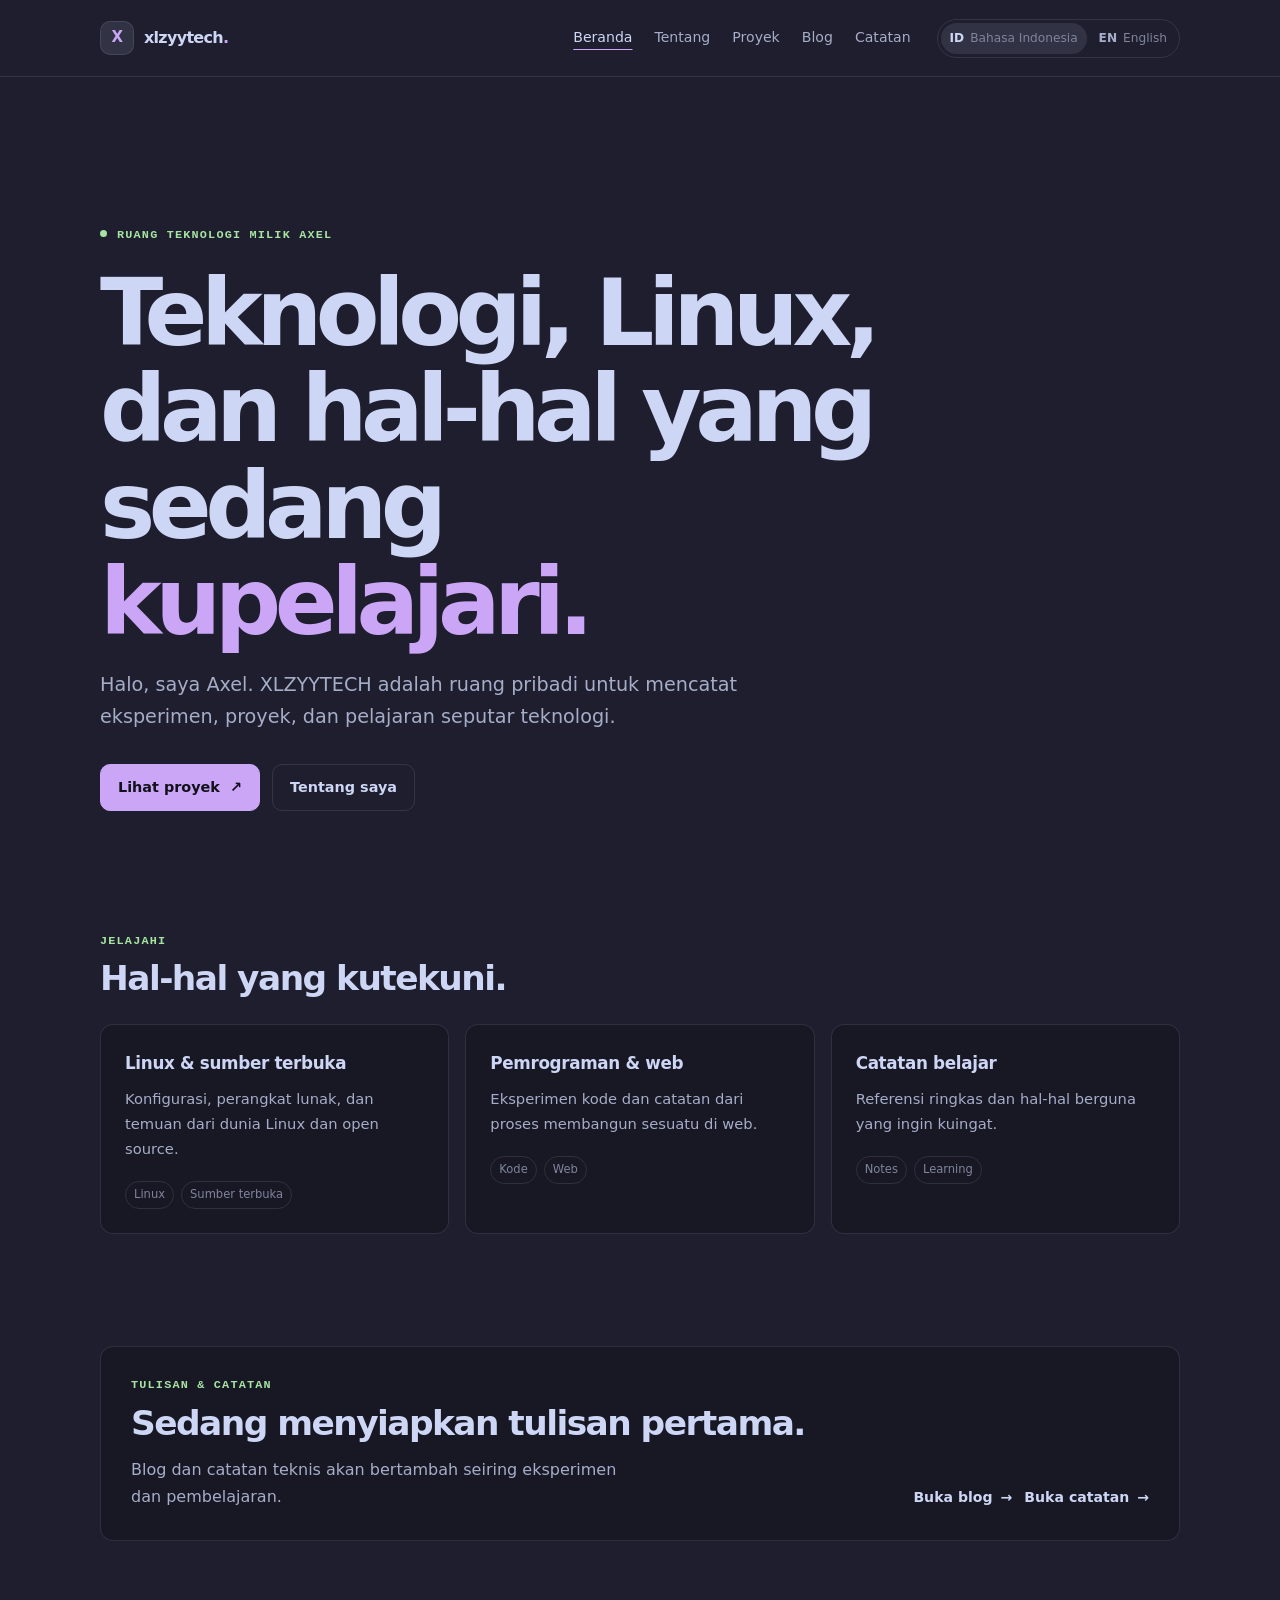
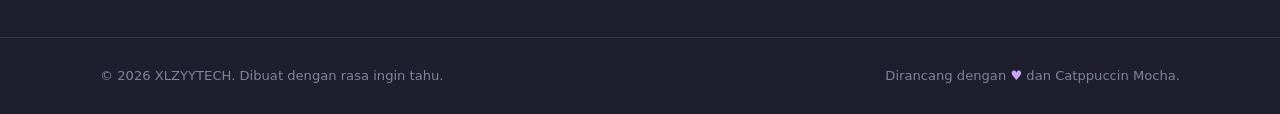
<file: index.html>
<!doctype html><title>Redirecting to: /id/</title><meta http-equiv="refresh" content="0;url=/id/"><meta name="robots" content="noindex"><link rel="canonical" href="https://xlzyytech.my.id/id/"><body>
</file>
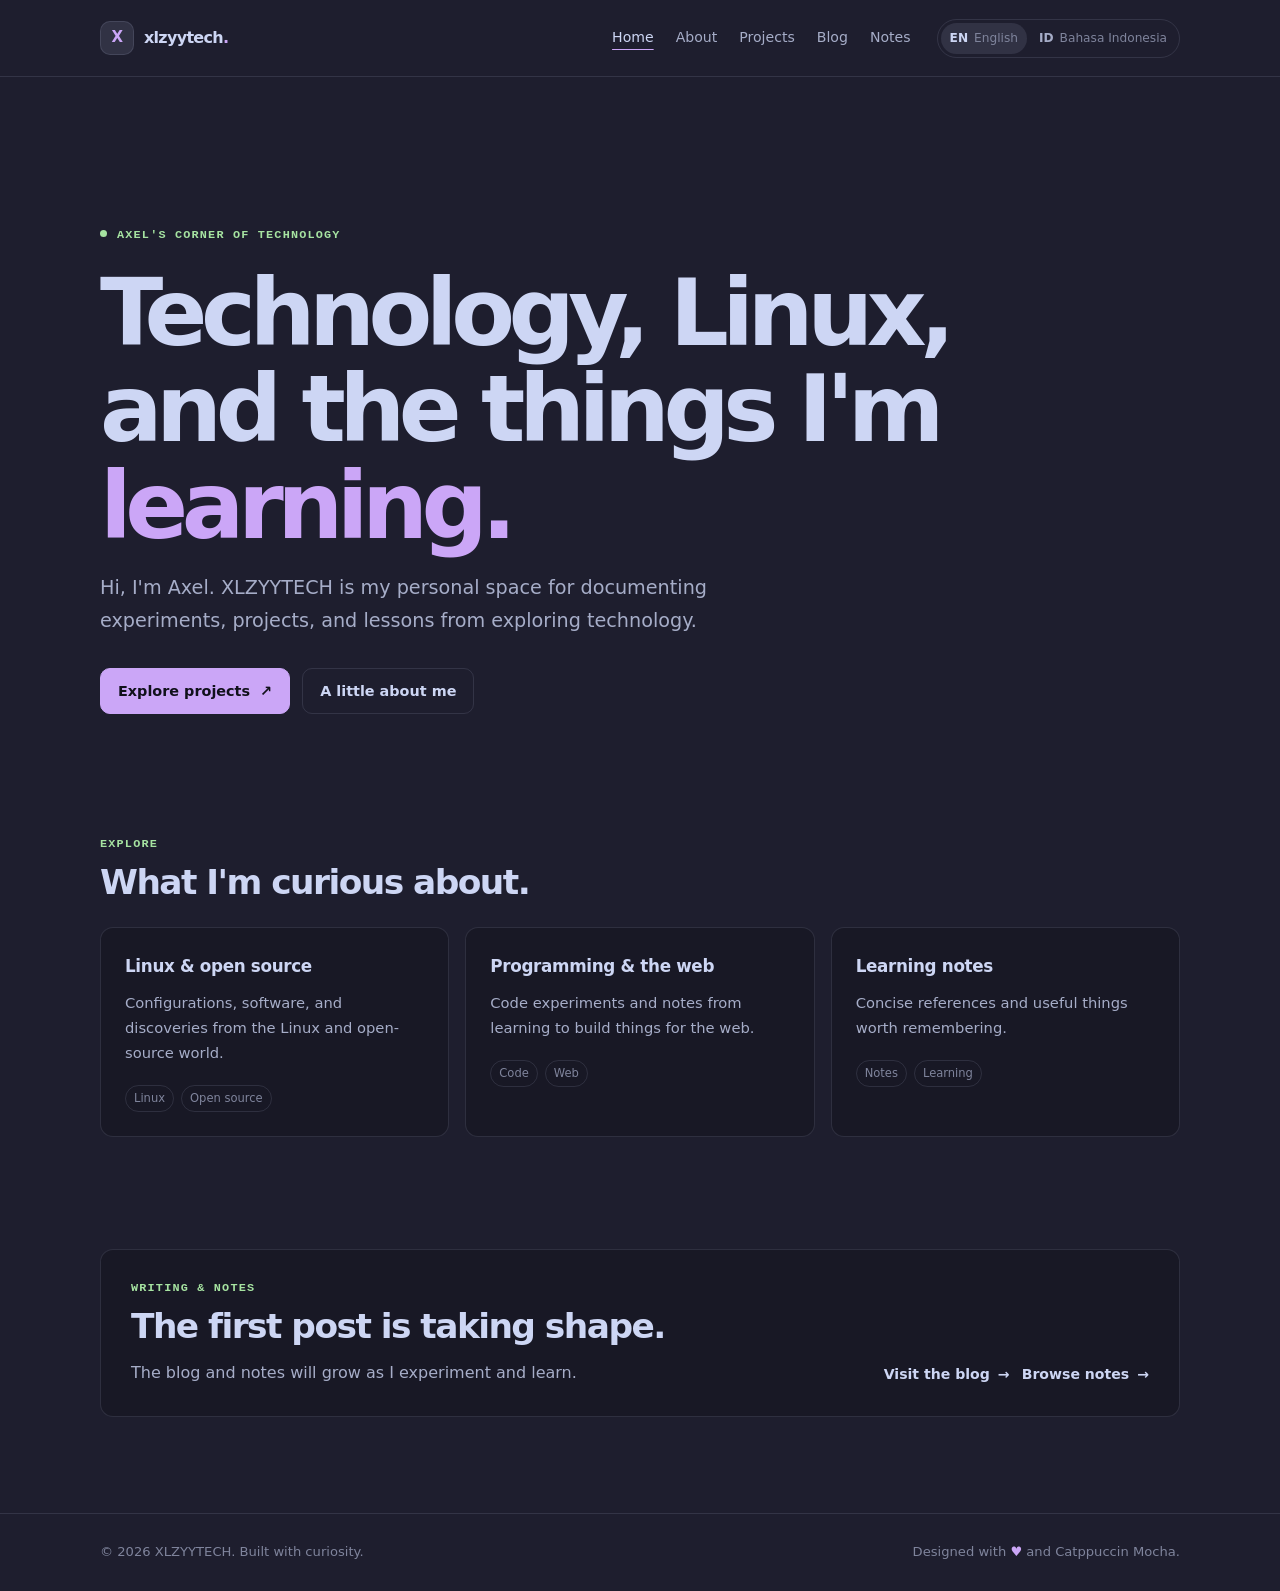
<file: en/index.html>
<!DOCTYPE html><html lang="en"> <head><meta charset="UTF-8"><meta name="viewport" content="width=device-width, initial-scale=1"><meta name="theme-color" content="#1e1e2e"><meta name="description" content="Axel's notes on Linux, open source, programming, experiments, and the things he's learning."><link rel="icon" type="image/svg+xml" href="/favicon.svg"><link rel="canonical" href="https://xlzyytech.my.id/en/"><link rel="alternate" hreflang="en" href="https://xlzyytech.my.id/en/"><link rel="alternate" hreflang="id" href="https://xlzyytech.my.id/id/"><link rel="alternate" hreflang="x-default" href="https://xlzyytech.my.id/id/"><meta property="og:type" content="website"><meta property="og:site_name" content="XLZYYTECH"><meta property="og:title" content="XLZYYTECH — Axel's Technology Hub"><meta property="og:description" content="Axel's notes on Linux, open source, programming, experiments, and the things he's learning."><meta property="og:url" content="https://xlzyytech.my.id/en/"><meta property="og:locale" content="en_US"><meta property="og:locale:alternate" content="id_ID"><meta name="twitter:card" content="summary"><meta name="twitter:title" content="XLZYYTECH — Axel's Technology Hub"><meta name="twitter:description" content="Axel's notes on Linux, open source, programming, experiments, and the things he's learning."><script type="application/ld+json">{"@context":"https://schema.org","@type":"WebSite","name":"XLZYYTECH","url":"https://xlzyytech.my.id/en/","inLanguage":"en"}</script><title>XLZYYTECH — Axel&#39;s Technology Hub</title><link rel="stylesheet" href="/global.Cqo0b7Fx.css"></head> <body> <a class="skip-link" href="#main-content">Skip to content</a> <header class="site-header"> <div class="container nav-wrap"> <a class="brand" href="/en/" aria-label="XLZYYTECH"> <span class="brand-mark" aria-hidden="true">X</span> <span>xlzyytech<span class="accent">.</span></span> </a> <button class="menu-button" type="button" aria-expanded="false" aria-controls="primary-navigation" aria-label="Open navigation" data-open-label="Close navigation" data-closed-label="Open navigation"> <span>Menu</span> <span class="menu-icon" aria-hidden="true">☰</span> </button> <nav class="nav-links" id="primary-navigation" aria-label="Main navigation" data-open="false"> <div class="nav-pages"> <a href="/en/" aria-current="page">Home</a><a href="/en/about/">About</a><a href="/en/projects/">Projects</a><a href="/en/blog/">Blog</a><a href="/en/notes/">Notes</a> </div> <div class="language-switcher" aria-label="Choose language"> <a href="/en/" aria-current="page" aria-label="Current language: English" lang="en"> <span class="language-code">EN</span> <span class="language-name">English</span> </a><a href="/id/" aria-label="Ganti bahasa ke Bahasa Indonesia" lang="id"> <span class="language-code">ID</span> <span class="language-name">Bahasa Indonesia</span> </a> </div> </nav> </div> </header> <script type="module">const e=document.querySelector(".menu-button"),a=document.querySelector("#primary-navigation");e?.addEventListener("click",()=>{const t=e.getAttribute("aria-expanded")==="true";e.setAttribute("aria-expanded",String(!t)),a?.setAttribute("data-open",String(!t)),e.setAttribute("aria-label",t?e.dataset.closedLabel??"Open navigation":e.dataset.openLabel??"Close navigation")});a?.addEventListener("keydown",t=>{t.key==="Escape"&&a.dataset.open==="true"&&(a.dataset.open="false",e?.setAttribute("aria-expanded","false"),e?.setAttribute("aria-label",e.dataset.closedLabel??"Open navigation"),e?.focus())});</script> <main id="main-content"> <section class="container hero"> <p class="eyebrow"><span class="status-dot" aria-hidden="true"></span>Axel&#39;s corner of technology</p> <h1>Technology, Linux, and the things I'm <span class="accent">learning.</span></h1> <p class="lead">Hi, I&#39;m Axel. XLZYYTECH is my personal space for documenting experiments, projects, and lessons from exploring technology.</p> <div class="actions"> <a class="button button-primary" href="/en/projects/">Explore projects<span aria-hidden="true">↗</span></a> <a class="button" href="/en/about/">A little about me</a> </div> </section> <section class="container section" aria-labelledby="focus-title"> <div class="section-heading"> <div> <p class="eyebrow">Explore</p> <h2 id="focus-title">What I&#39;m curious about.</h2> </div> </div> <div class="grid"> <article class="card"> <h3>Linux &amp; open source</h3> <p>Configurations, software, and discoveries from the Linux and open-source world.</p> <div class="tag-row"> <span class="tag">Linux</span><span class="tag">Open source</span> </div> </article> <article class="card"> <h3>Programming &amp; the web</h3> <p>Code experiments and notes from learning to build things for the web.</p> <div class="tag-row"> <span class="tag">Code</span><span class="tag">Web</span> </div> </article> <article class="card"> <h3>Learning notes</h3> <p>Concise references and useful things worth remembering.</p> <div class="tag-row"> <span class="tag">Notes</span><span class="tag">Learning</span> </div> </article> </div> </section> <section class="container section section-last" aria-labelledby="writing-title"> <div class="writing-panel"> <div> <p class="eyebrow">Writing &amp; notes</p> <h2 id="writing-title">The first post is taking shape.</h2> <p>The blog and notes will grow as I experiment and learn.</p> </div> <div class="actions"> <a class="text-link" href="/en/blog/">Visit the blog<span aria-hidden="true">→</span></a> <a class="text-link" href="/en/notes/">Browse notes<span aria-hidden="true">→</span></a> </div> </div> </section> </main> <footer class="site-footer"> <div class="container footer-inner"> <span>© 2026 XLZYYTECH. Built with curiosity.</span> <span>Designed with <span class="accent">♥</span> and Catppuccin Mocha.</span> </div> </footer> </body></html>
</file>
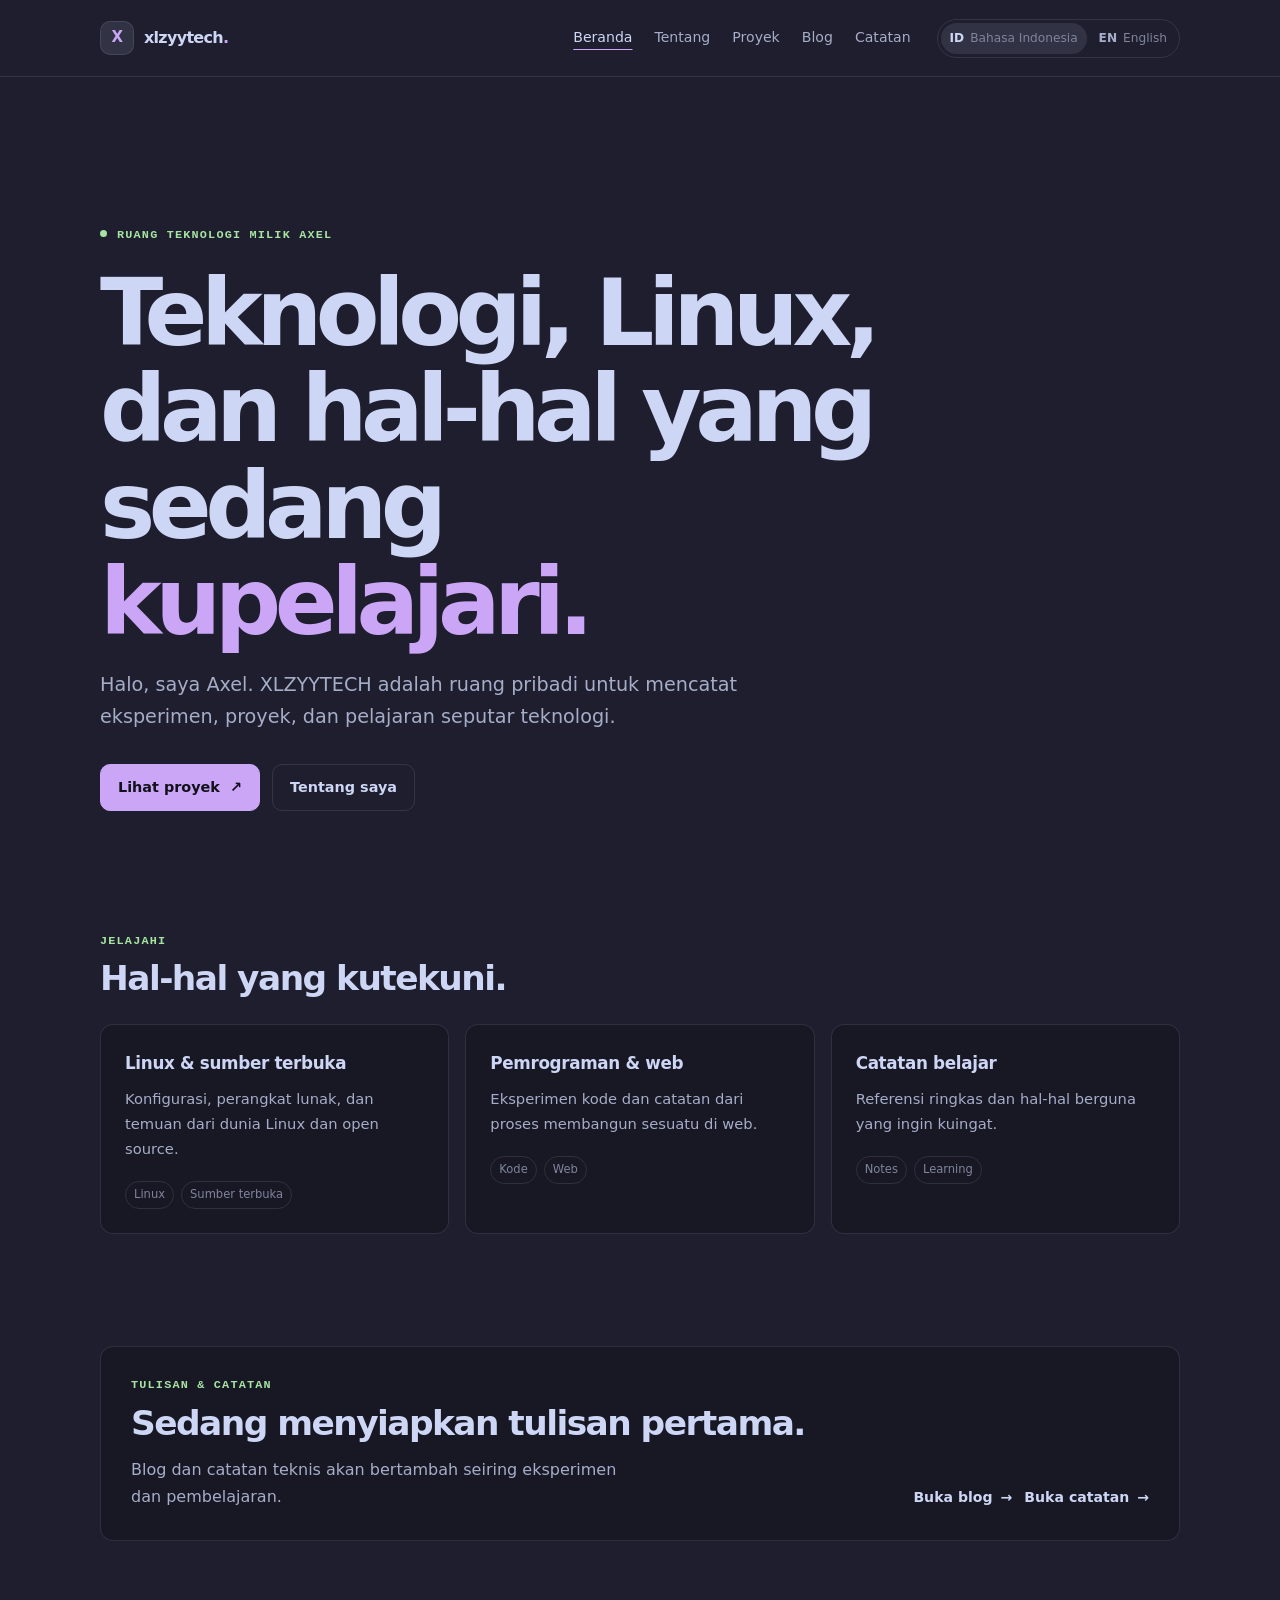
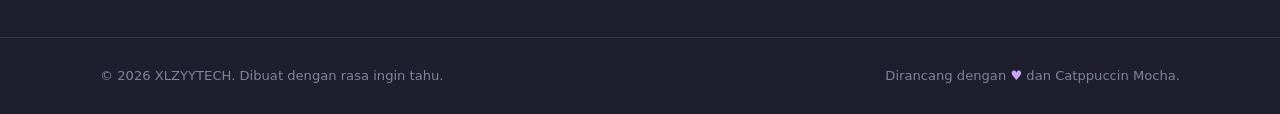
<file: id/index.html>
<!DOCTYPE html><html lang="id"> <head><meta charset="UTF-8"><meta name="viewport" content="width=device-width, initial-scale=1"><meta name="theme-color" content="#1e1e2e"><meta name="description" content="Catatan Axel tentang Linux, open source, pemrograman, eksperimen, dan hal-hal yang sedang dipelajari."><link rel="icon" type="image/svg+xml" href="/favicon.svg"><link rel="canonical" href="https://xlzyytech.my.id/id/"><link rel="alternate" hreflang="id" href="https://xlzyytech.my.id/id/"><link rel="alternate" hreflang="en" href="https://xlzyytech.my.id/en/"><link rel="alternate" hreflang="x-default" href="https://xlzyytech.my.id/id/"><meta property="og:type" content="website"><meta property="og:site_name" content="XLZYYTECH"><meta property="og:title" content="XLZYYTECH — Ruang Teknologi Axel"><meta property="og:description" content="Catatan Axel tentang Linux, open source, pemrograman, eksperimen, dan hal-hal yang sedang dipelajari."><meta property="og:url" content="https://xlzyytech.my.id/id/"><meta property="og:locale" content="id_ID"><meta property="og:locale:alternate" content="en_US"><meta name="twitter:card" content="summary"><meta name="twitter:title" content="XLZYYTECH — Ruang Teknologi Axel"><meta name="twitter:description" content="Catatan Axel tentang Linux, open source, pemrograman, eksperimen, dan hal-hal yang sedang dipelajari."><script type="application/ld+json">{"@context":"https://schema.org","@type":"WebSite","name":"XLZYYTECH","url":"https://xlzyytech.my.id/id/","inLanguage":"id"}</script><title>XLZYYTECH — Ruang Teknologi Axel</title><link rel="stylesheet" href="/global.Cqo0b7Fx.css"></head> <body> <a class="skip-link" href="#main-content">Lewati ke konten</a> <header class="site-header"> <div class="container nav-wrap"> <a class="brand" href="/id/" aria-label="XLZYYTECH"> <span class="brand-mark" aria-hidden="true">X</span> <span>xlzyytech<span class="accent">.</span></span> </a> <button class="menu-button" type="button" aria-expanded="false" aria-controls="primary-navigation" aria-label="Buka navigasi" data-open-label="Tutup navigasi" data-closed-label="Buka navigasi"> <span>Menu</span> <span class="menu-icon" aria-hidden="true">☰</span> </button> <nav class="nav-links" id="primary-navigation" aria-label="Navigasi utama" data-open="false"> <div class="nav-pages"> <a href="/id/" aria-current="page">Beranda</a><a href="/id/about/">Tentang</a><a href="/id/projects/">Proyek</a><a href="/id/blog/">Blog</a><a href="/id/notes/">Catatan</a> </div> <div class="language-switcher" aria-label="Pilih bahasa"> <a href="/id/" aria-current="page" aria-label="Bahasa yang aktif: Bahasa Indonesia" lang="id"> <span class="language-code">ID</span> <span class="language-name">Bahasa Indonesia</span> </a><a href="/en/" aria-label="Switch language to English" lang="en"> <span class="language-code">EN</span> <span class="language-name">English</span> </a> </div> </nav> </div> </header> <script type="module">const e=document.querySelector(".menu-button"),a=document.querySelector("#primary-navigation");e?.addEventListener("click",()=>{const t=e.getAttribute("aria-expanded")==="true";e.setAttribute("aria-expanded",String(!t)),a?.setAttribute("data-open",String(!t)),e.setAttribute("aria-label",t?e.dataset.closedLabel??"Open navigation":e.dataset.openLabel??"Close navigation")});a?.addEventListener("keydown",t=>{t.key==="Escape"&&a.dataset.open==="true"&&(a.dataset.open="false",e?.setAttribute("aria-expanded","false"),e?.setAttribute("aria-label",e.dataset.closedLabel??"Open navigation"),e?.focus())});</script> <main id="main-content"> <section class="container hero"> <p class="eyebrow"><span class="status-dot" aria-hidden="true"></span>Ruang teknologi milik Axel</p> <h1>Teknologi, Linux, dan hal-hal yang sedang <span class="accent">kupelajari.</span></h1> <p class="lead">Halo, saya Axel. XLZYYTECH adalah ruang pribadi untuk mencatat eksperimen, proyek, dan pelajaran seputar teknologi.</p> <div class="actions"> <a class="button button-primary" href="/id/projects/">Lihat proyek<span aria-hidden="true">↗</span></a> <a class="button" href="/id/about/">Tentang saya</a> </div> </section> <section class="container section" aria-labelledby="focus-title"> <div class="section-heading"> <div> <p class="eyebrow">Jelajahi</p> <h2 id="focus-title">Hal-hal yang kutekuni.</h2> </div> </div> <div class="grid"> <article class="card"> <h3>Linux &amp; sumber terbuka</h3> <p>Konfigurasi, perangkat lunak, dan temuan dari dunia Linux dan open source.</p> <div class="tag-row"> <span class="tag">Linux</span><span class="tag">Sumber terbuka</span> </div> </article> <article class="card"> <h3>Pemrograman &amp; web</h3> <p>Eksperimen kode dan catatan dari proses membangun sesuatu di web.</p> <div class="tag-row"> <span class="tag">Kode</span><span class="tag">Web</span> </div> </article> <article class="card"> <h3>Catatan belajar</h3> <p>Referensi ringkas dan hal-hal berguna yang ingin kuingat.</p> <div class="tag-row"> <span class="tag">Notes</span><span class="tag">Learning</span> </div> </article> </div> </section> <section class="container section section-last" aria-labelledby="writing-title"> <div class="writing-panel"> <div> <p class="eyebrow">Tulisan &amp; catatan</p> <h2 id="writing-title">Sedang menyiapkan tulisan pertama.</h2> <p>Blog dan catatan teknis akan bertambah seiring eksperimen dan pembelajaran.</p> </div> <div class="actions"> <a class="text-link" href="/id/blog/">Buka blog<span aria-hidden="true">→</span></a> <a class="text-link" href="/id/notes/">Buka catatan<span aria-hidden="true">→</span></a> </div> </div> </section> </main> <footer class="site-footer"> <div class="container footer-inner"> <span>© 2026 XLZYYTECH. Dibuat dengan rasa ingin tahu.</span> <span>Dirancang dengan <span class="accent">♥</span> dan Catppuccin Mocha.</span> </div> </footer> </body></html>
</file>
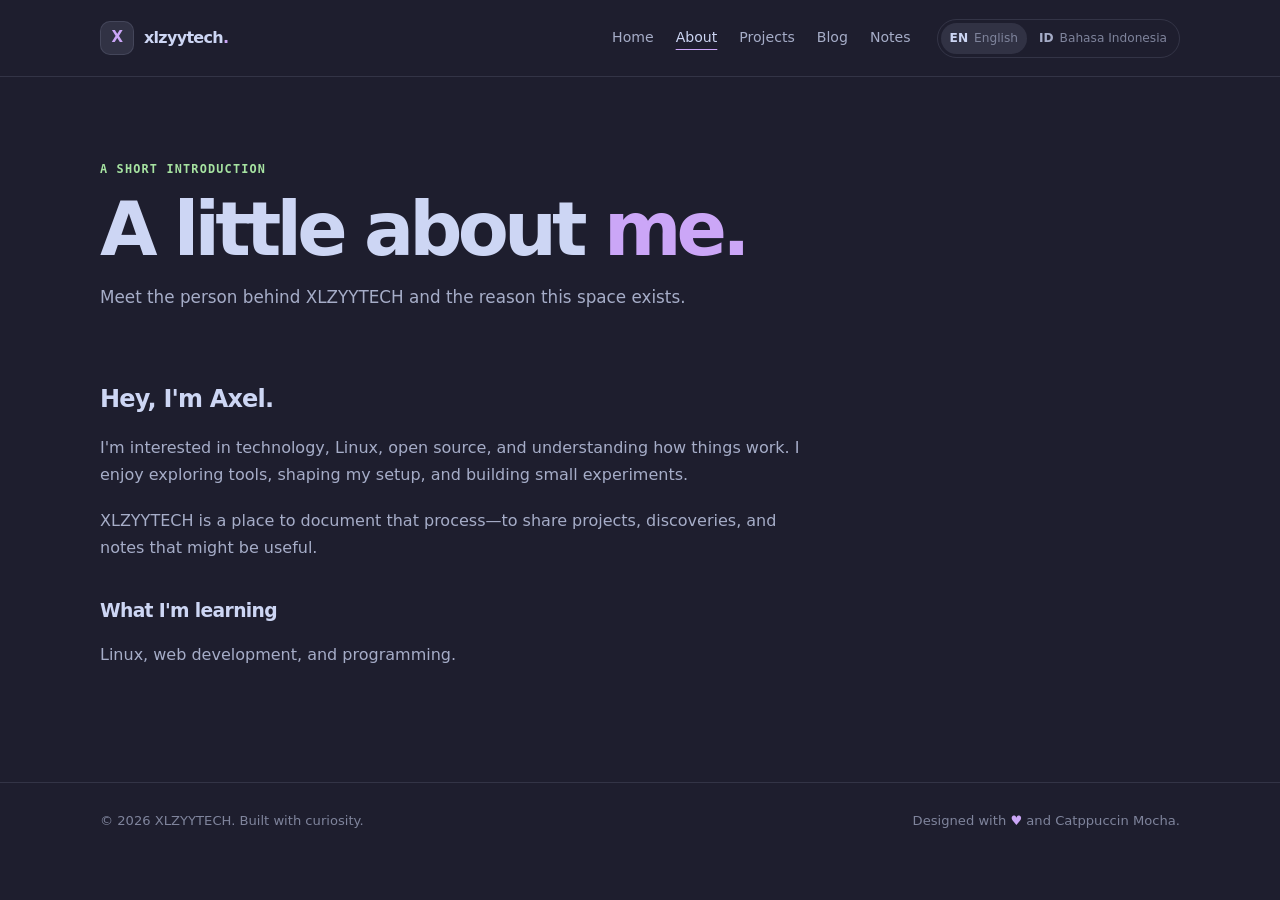
<file: en/about/index.html>
<!DOCTYPE html><html lang="en"> <head><meta charset="UTF-8"><meta name="viewport" content="width=device-width, initial-scale=1"><meta name="theme-color" content="#1e1e2e"><meta name="description" content="About Axel and his interests in Linux, open source, programming, and learning about technology."><link rel="icon" type="image/svg+xml" href="/favicon.svg"><link rel="canonical" href="https://xlzyytech.my.id/en/about/"><link rel="alternate" hreflang="en" href="https://xlzyytech.my.id/en/about/"><link rel="alternate" hreflang="id" href="https://xlzyytech.my.id/id/about/"><link rel="alternate" hreflang="x-default" href="https://xlzyytech.my.id/id/about/"><meta property="og:type" content="website"><meta property="og:site_name" content="XLZYYTECH"><meta property="og:title" content="About — XLZYYTECH"><meta property="og:description" content="About Axel and his interests in Linux, open source, programming, and learning about technology."><meta property="og:url" content="https://xlzyytech.my.id/en/about/"><meta property="og:locale" content="en_US"><meta property="og:locale:alternate" content="id_ID"><meta name="twitter:card" content="summary"><meta name="twitter:title" content="About — XLZYYTECH"><meta name="twitter:description" content="About Axel and his interests in Linux, open source, programming, and learning about technology."><script type="application/ld+json">{"@context":"https://schema.org","@type":"WebSite","name":"XLZYYTECH","url":"https://xlzyytech.my.id/en/about/","inLanguage":"en"}</script><title>About — XLZYYTECH</title><link rel="stylesheet" href="/global.Cqo0b7Fx.css"></head> <body> <a class="skip-link" href="#main-content">Skip to content</a> <header class="site-header"> <div class="container nav-wrap"> <a class="brand" href="/en/" aria-label="XLZYYTECH"> <span class="brand-mark" aria-hidden="true">X</span> <span>xlzyytech<span class="accent">.</span></span> </a> <button class="menu-button" type="button" aria-expanded="false" aria-controls="primary-navigation" aria-label="Open navigation" data-open-label="Close navigation" data-closed-label="Open navigation"> <span>Menu</span> <span class="menu-icon" aria-hidden="true">☰</span> </button> <nav class="nav-links" id="primary-navigation" aria-label="Main navigation" data-open="false"> <div class="nav-pages"> <a href="/en/">Home</a><a href="/en/about/" aria-current="page">About</a><a href="/en/projects/">Projects</a><a href="/en/blog/">Blog</a><a href="/en/notes/">Notes</a> </div> <div class="language-switcher" aria-label="Choose language"> <a href="/en/about/" aria-current="page" aria-label="Current language: English" lang="en"> <span class="language-code">EN</span> <span class="language-name">English</span> </a><a href="/id/about/" aria-label="Ganti bahasa ke Bahasa Indonesia" lang="id"> <span class="language-code">ID</span> <span class="language-name">Bahasa Indonesia</span> </a> </div> </nav> </div> </header> <script type="module">const e=document.querySelector(".menu-button"),a=document.querySelector("#primary-navigation");e?.addEventListener("click",()=>{const t=e.getAttribute("aria-expanded")==="true";e.setAttribute("aria-expanded",String(!t)),a?.setAttribute("data-open",String(!t)),e.setAttribute("aria-label",t?e.dataset.closedLabel??"Open navigation":e.dataset.openLabel??"Close navigation")});a?.addEventListener("keydown",t=>{t.key==="Escape"&&a.dataset.open==="true"&&(a.dataset.open="false",e?.setAttribute("aria-expanded","false"),e?.setAttribute("aria-label",e.dataset.closedLabel??"Open navigation"),e?.focus())});</script> <main id="main-content"> <div class="container"> <header class="page-intro"> <p class="eyebrow">A short introduction</p> <h1>A little about <span class="accent">me.</span></h1> <p>Meet the person behind XLZYYTECH and the reason this space exists.</p> </header> <section class="section section-last"> <div class="prose"> <h2>Hey, I&#39;m Axel.</h2> <p>I&#39;m interested in technology, Linux, open source, and understanding how things work. I enjoy exploring tools, shaping my setup, and building small experiments.</p> <p>XLZYYTECH is a place to document that process—to share projects, discoveries, and notes that might be useful.</p> <h3>What I&#39;m learning</h3> <p>Linux, web development, and programming.</p> </div> </section> </div> </main> <footer class="site-footer"> <div class="container footer-inner"> <span>© 2026 XLZYYTECH. Built with curiosity.</span> <span>Designed with <span class="accent">♥</span> and Catppuccin Mocha.</span> </div> </footer> </body></html>
</file>
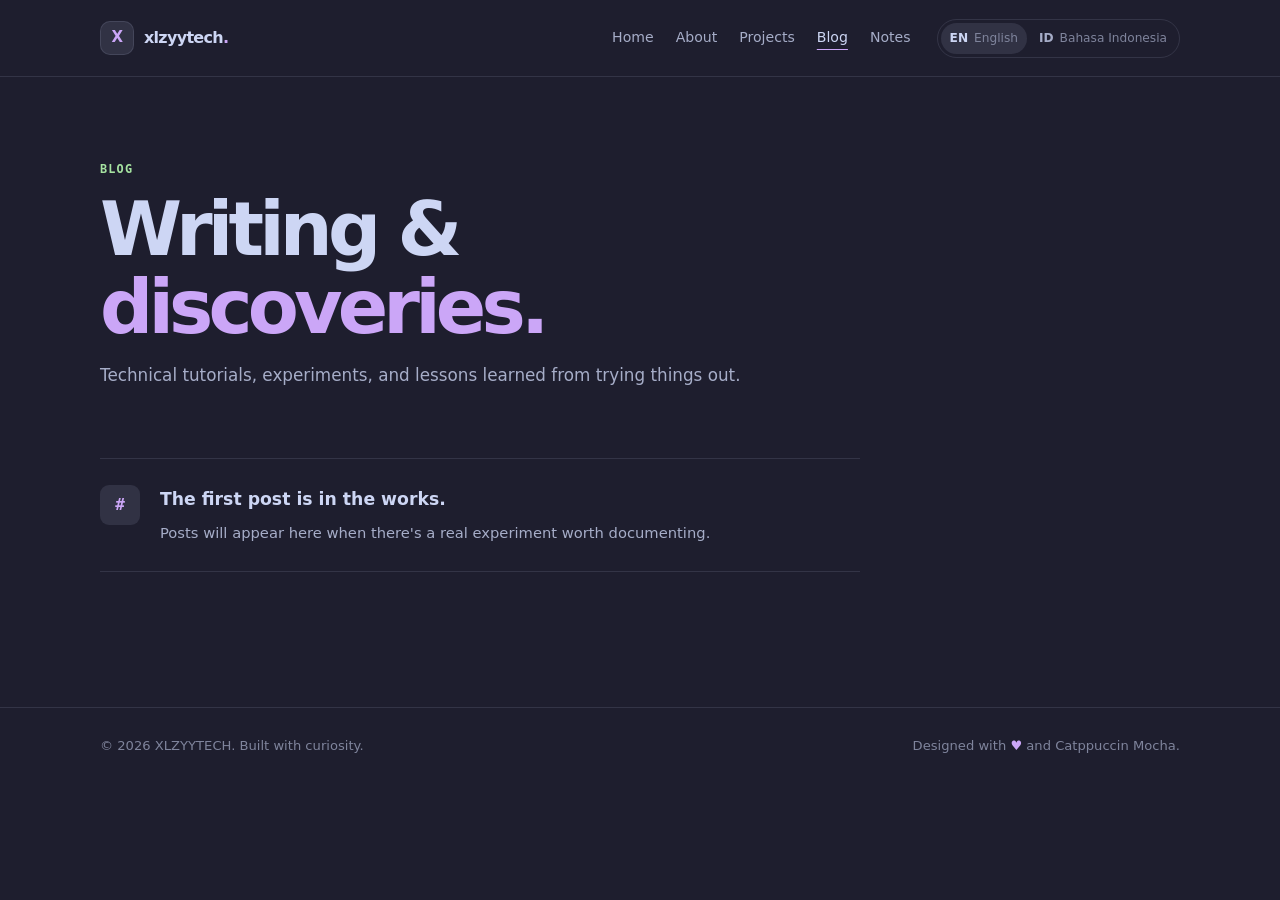
<file: en/blog/index.html>
<!DOCTYPE html><html lang="en"> <head><meta charset="UTF-8"><meta name="viewport" content="width=device-width, initial-scale=1"><meta name="theme-color" content="#1e1e2e"><meta name="description" content="Axel's writing on Linux, programming, open source, and technology experiments."><link rel="icon" type="image/svg+xml" href="/favicon.svg"><link rel="canonical" href="https://xlzyytech.my.id/en/blog/"><link rel="alternate" hreflang="en" href="https://xlzyytech.my.id/en/blog/"><link rel="alternate" hreflang="id" href="https://xlzyytech.my.id/id/blog/"><link rel="alternate" hreflang="x-default" href="https://xlzyytech.my.id/id/blog/"><meta property="og:type" content="website"><meta property="og:site_name" content="XLZYYTECH"><meta property="og:title" content="Blog — XLZYYTECH"><meta property="og:description" content="Axel's writing on Linux, programming, open source, and technology experiments."><meta property="og:url" content="https://xlzyytech.my.id/en/blog/"><meta property="og:locale" content="en_US"><meta property="og:locale:alternate" content="id_ID"><meta name="twitter:card" content="summary"><meta name="twitter:title" content="Blog — XLZYYTECH"><meta name="twitter:description" content="Axel's writing on Linux, programming, open source, and technology experiments."><script type="application/ld+json">{"@context":"https://schema.org","@type":"WebSite","name":"XLZYYTECH","url":"https://xlzyytech.my.id/en/blog/","inLanguage":"en"}</script><title>Blog — XLZYYTECH</title><link rel="stylesheet" href="/global.Cqo0b7Fx.css"></head> <body> <a class="skip-link" href="#main-content">Skip to content</a> <header class="site-header"> <div class="container nav-wrap"> <a class="brand" href="/en/" aria-label="XLZYYTECH"> <span class="brand-mark" aria-hidden="true">X</span> <span>xlzyytech<span class="accent">.</span></span> </a> <button class="menu-button" type="button" aria-expanded="false" aria-controls="primary-navigation" aria-label="Open navigation" data-open-label="Close navigation" data-closed-label="Open navigation"> <span>Menu</span> <span class="menu-icon" aria-hidden="true">☰</span> </button> <nav class="nav-links" id="primary-navigation" aria-label="Main navigation" data-open="false"> <div class="nav-pages"> <a href="/en/">Home</a><a href="/en/about/">About</a><a href="/en/projects/">Projects</a><a href="/en/blog/" aria-current="page">Blog</a><a href="/en/notes/">Notes</a> </div> <div class="language-switcher" aria-label="Choose language"> <a href="/en/blog/" aria-current="page" aria-label="Current language: English" lang="en"> <span class="language-code">EN</span> <span class="language-name">English</span> </a><a href="/id/blog/" aria-label="Ganti bahasa ke Bahasa Indonesia" lang="id"> <span class="language-code">ID</span> <span class="language-name">Bahasa Indonesia</span> </a> </div> </nav> </div> </header> <script type="module">const e=document.querySelector(".menu-button"),a=document.querySelector("#primary-navigation");e?.addEventListener("click",()=>{const t=e.getAttribute("aria-expanded")==="true";e.setAttribute("aria-expanded",String(!t)),a?.setAttribute("data-open",String(!t)),e.setAttribute("aria-label",t?e.dataset.closedLabel??"Open navigation":e.dataset.openLabel??"Close navigation")});a?.addEventListener("keydown",t=>{t.key==="Escape"&&a.dataset.open==="true"&&(a.dataset.open="false",e?.setAttribute("aria-expanded","false"),e?.setAttribute("aria-label",e.dataset.closedLabel??"Open navigation"),e?.focus())});</script> <main id="main-content"> <div class="container"> <header class="page-intro"> <p class="eyebrow">Blog</p> <h1>Writing & <span class="accent">discoveries.</span></h1> <p>Technical tutorials, experiments, and lessons learned from trying things out.</p> </header> <section class="section section-last"> <div class="empty-state"> <span class="empty-mark" aria-hidden="true">#</span> <div> <h2>The first post is in the works.</h2> <p>Posts will appear here when there&#39;s a real experiment worth documenting.</p> </div> </div> </section> </div> </main> <footer class="site-footer"> <div class="container footer-inner"> <span>© 2026 XLZYYTECH. Built with curiosity.</span> <span>Designed with <span class="accent">♥</span> and Catppuccin Mocha.</span> </div> </footer> </body></html>
</file>
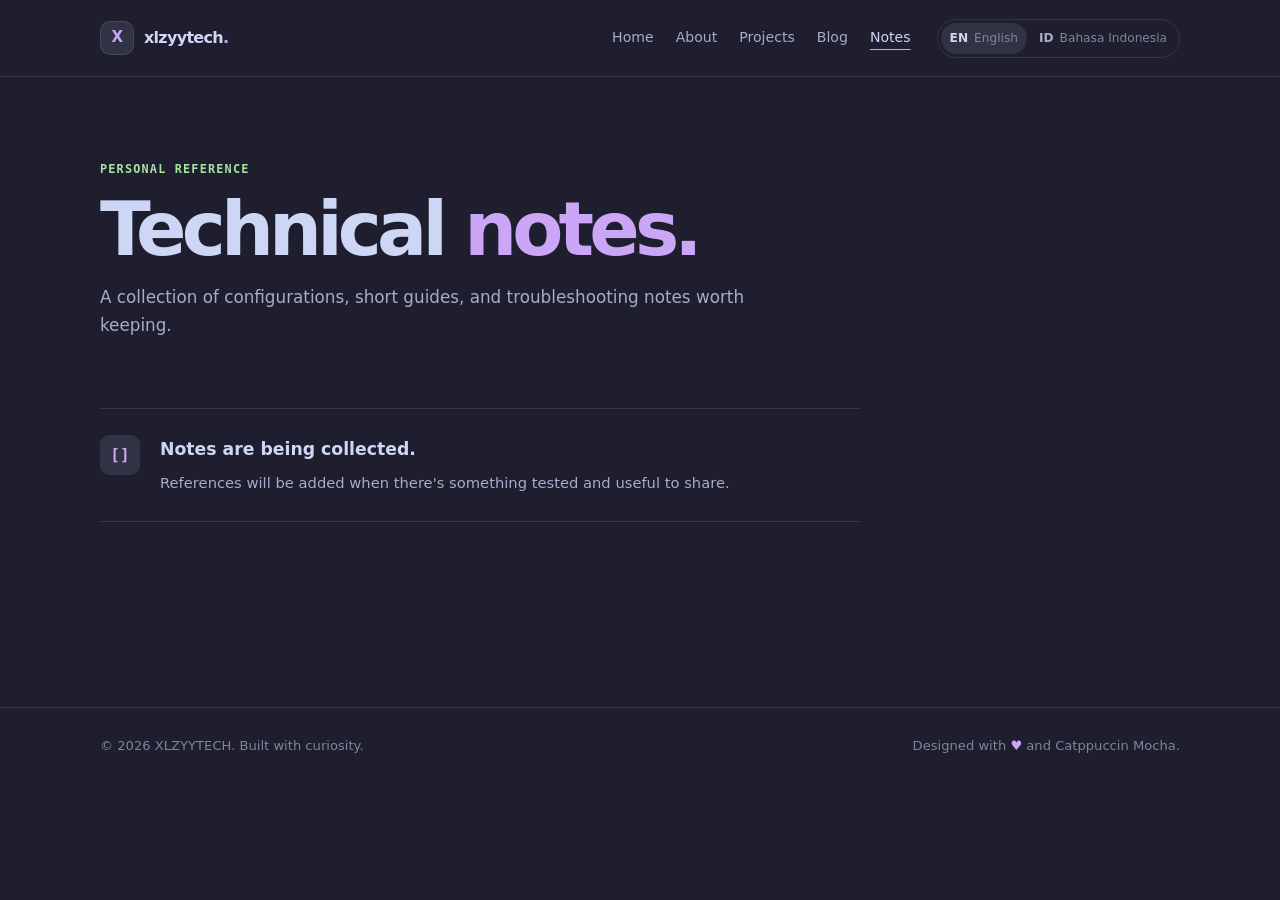
<file: en/notes/index.html>
<!DOCTYPE html><html lang="en"> <head><meta charset="UTF-8"><meta name="viewport" content="width=device-width, initial-scale=1"><meta name="theme-color" content="#1e1e2e"><meta name="description" content="Axel's technical notes on Linux, configuration, the command line, and troubleshooting."><link rel="icon" type="image/svg+xml" href="/favicon.svg"><link rel="canonical" href="https://xlzyytech.my.id/en/notes/"><link rel="alternate" hreflang="en" href="https://xlzyytech.my.id/en/notes/"><link rel="alternate" hreflang="id" href="https://xlzyytech.my.id/id/notes/"><link rel="alternate" hreflang="x-default" href="https://xlzyytech.my.id/id/notes/"><meta property="og:type" content="website"><meta property="og:site_name" content="XLZYYTECH"><meta property="og:title" content="Notes — XLZYYTECH"><meta property="og:description" content="Axel's technical notes on Linux, configuration, the command line, and troubleshooting."><meta property="og:url" content="https://xlzyytech.my.id/en/notes/"><meta property="og:locale" content="en_US"><meta property="og:locale:alternate" content="id_ID"><meta name="twitter:card" content="summary"><meta name="twitter:title" content="Notes — XLZYYTECH"><meta name="twitter:description" content="Axel's technical notes on Linux, configuration, the command line, and troubleshooting."><script type="application/ld+json">{"@context":"https://schema.org","@type":"WebSite","name":"XLZYYTECH","url":"https://xlzyytech.my.id/en/notes/","inLanguage":"en"}</script><title>Notes — XLZYYTECH</title><link rel="stylesheet" href="/global.Cqo0b7Fx.css"></head> <body> <a class="skip-link" href="#main-content">Skip to content</a> <header class="site-header"> <div class="container nav-wrap"> <a class="brand" href="/en/" aria-label="XLZYYTECH"> <span class="brand-mark" aria-hidden="true">X</span> <span>xlzyytech<span class="accent">.</span></span> </a> <button class="menu-button" type="button" aria-expanded="false" aria-controls="primary-navigation" aria-label="Open navigation" data-open-label="Close navigation" data-closed-label="Open navigation"> <span>Menu</span> <span class="menu-icon" aria-hidden="true">☰</span> </button> <nav class="nav-links" id="primary-navigation" aria-label="Main navigation" data-open="false"> <div class="nav-pages"> <a href="/en/">Home</a><a href="/en/about/">About</a><a href="/en/projects/">Projects</a><a href="/en/blog/">Blog</a><a href="/en/notes/" aria-current="page">Notes</a> </div> <div class="language-switcher" aria-label="Choose language"> <a href="/en/notes/" aria-current="page" aria-label="Current language: English" lang="en"> <span class="language-code">EN</span> <span class="language-name">English</span> </a><a href="/id/notes/" aria-label="Ganti bahasa ke Bahasa Indonesia" lang="id"> <span class="language-code">ID</span> <span class="language-name">Bahasa Indonesia</span> </a> </div> </nav> </div> </header> <script type="module">const e=document.querySelector(".menu-button"),a=document.querySelector("#primary-navigation");e?.addEventListener("click",()=>{const t=e.getAttribute("aria-expanded")==="true";e.setAttribute("aria-expanded",String(!t)),a?.setAttribute("data-open",String(!t)),e.setAttribute("aria-label",t?e.dataset.closedLabel??"Open navigation":e.dataset.openLabel??"Close navigation")});a?.addEventListener("keydown",t=>{t.key==="Escape"&&a.dataset.open==="true"&&(a.dataset.open="false",e?.setAttribute("aria-expanded","false"),e?.setAttribute("aria-label",e.dataset.closedLabel??"Open navigation"),e?.focus())});</script> <main id="main-content"> <div class="container"> <header class="page-intro"> <p class="eyebrow">Personal reference</p> <h1>Technical <span class="accent">notes.</span></h1> <p>A collection of configurations, short guides, and troubleshooting notes worth keeping.</p> </header> <section class="section section-last"> <div class="empty-state"> <span class="empty-mark" aria-hidden="true">[]</span> <div> <h2>Notes are being collected.</h2> <p>References will be added when there&#39;s something tested and useful to share.</p> </div> </div> </section> </div> </main> <footer class="site-footer"> <div class="container footer-inner"> <span>© 2026 XLZYYTECH. Built with curiosity.</span> <span>Designed with <span class="accent">♥</span> and Catppuccin Mocha.</span> </div> </footer> </body></html>
</file>
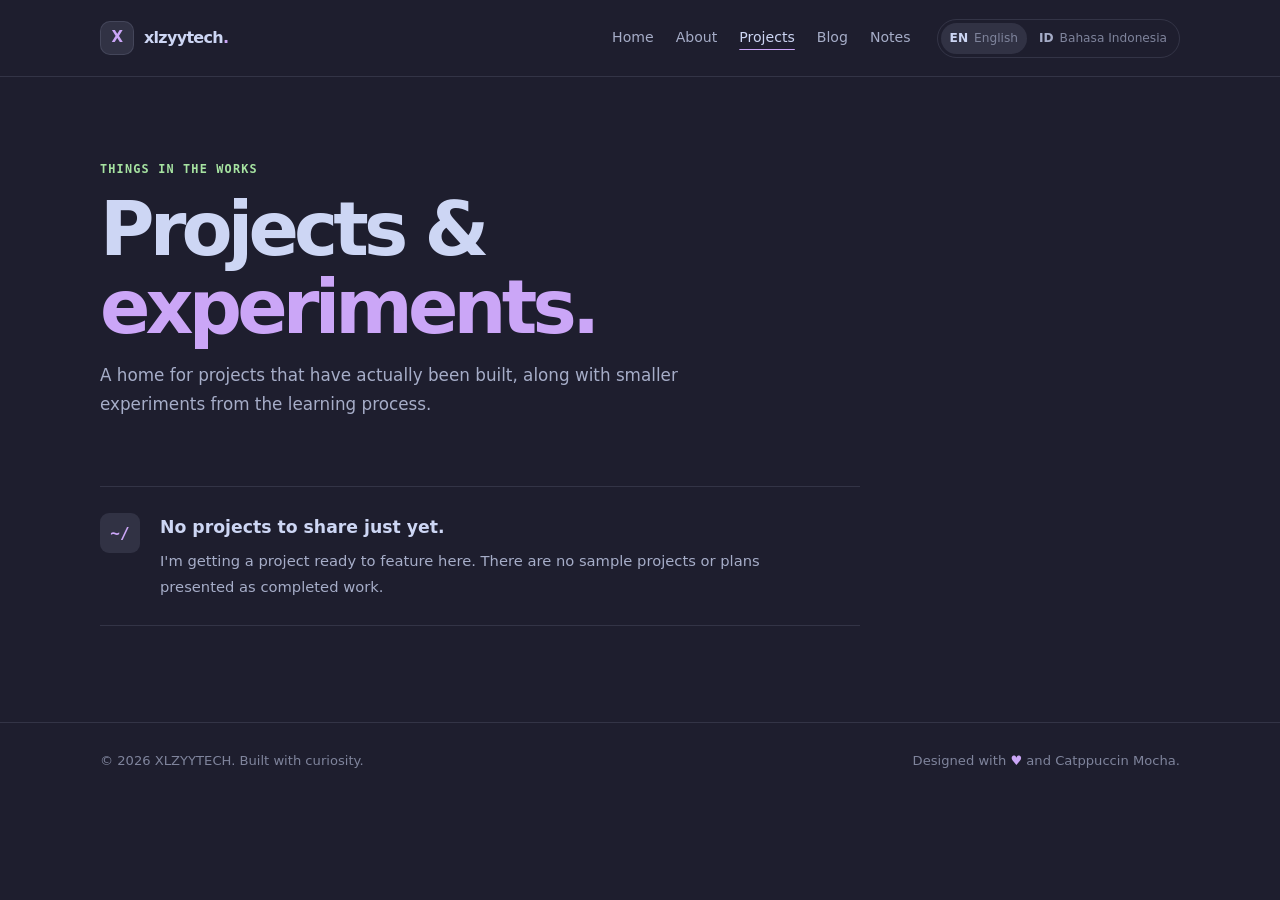
<file: en/projects/index.html>
<!DOCTYPE html><html lang="en"> <head><meta charset="UTF-8"><meta name="viewport" content="width=device-width, initial-scale=1"><meta name="theme-color" content="#1e1e2e"><meta name="description" content="Axel's technology projects and experiments. This list will grow when there's something ready to share."><link rel="icon" type="image/svg+xml" href="/favicon.svg"><link rel="canonical" href="https://xlzyytech.my.id/en/projects/"><link rel="alternate" hreflang="en" href="https://xlzyytech.my.id/en/projects/"><link rel="alternate" hreflang="id" href="https://xlzyytech.my.id/id/projects/"><link rel="alternate" hreflang="x-default" href="https://xlzyytech.my.id/id/projects/"><meta property="og:type" content="website"><meta property="og:site_name" content="XLZYYTECH"><meta property="og:title" content="Projects — XLZYYTECH"><meta property="og:description" content="Axel's technology projects and experiments. This list will grow when there's something ready to share."><meta property="og:url" content="https://xlzyytech.my.id/en/projects/"><meta property="og:locale" content="en_US"><meta property="og:locale:alternate" content="id_ID"><meta name="twitter:card" content="summary"><meta name="twitter:title" content="Projects — XLZYYTECH"><meta name="twitter:description" content="Axel's technology projects and experiments. This list will grow when there's something ready to share."><script type="application/ld+json">{"@context":"https://schema.org","@type":"WebSite","name":"XLZYYTECH","url":"https://xlzyytech.my.id/en/projects/","inLanguage":"en"}</script><title>Projects — XLZYYTECH</title><link rel="stylesheet" href="/global.Cqo0b7Fx.css"></head> <body> <a class="skip-link" href="#main-content">Skip to content</a> <header class="site-header"> <div class="container nav-wrap"> <a class="brand" href="/en/" aria-label="XLZYYTECH"> <span class="brand-mark" aria-hidden="true">X</span> <span>xlzyytech<span class="accent">.</span></span> </a> <button class="menu-button" type="button" aria-expanded="false" aria-controls="primary-navigation" aria-label="Open navigation" data-open-label="Close navigation" data-closed-label="Open navigation"> <span>Menu</span> <span class="menu-icon" aria-hidden="true">☰</span> </button> <nav class="nav-links" id="primary-navigation" aria-label="Main navigation" data-open="false"> <div class="nav-pages"> <a href="/en/">Home</a><a href="/en/about/">About</a><a href="/en/projects/" aria-current="page">Projects</a><a href="/en/blog/">Blog</a><a href="/en/notes/">Notes</a> </div> <div class="language-switcher" aria-label="Choose language"> <a href="/en/projects/" aria-current="page" aria-label="Current language: English" lang="en"> <span class="language-code">EN</span> <span class="language-name">English</span> </a><a href="/id/projects/" aria-label="Ganti bahasa ke Bahasa Indonesia" lang="id"> <span class="language-code">ID</span> <span class="language-name">Bahasa Indonesia</span> </a> </div> </nav> </div> </header> <script type="module">const e=document.querySelector(".menu-button"),a=document.querySelector("#primary-navigation");e?.addEventListener("click",()=>{const t=e.getAttribute("aria-expanded")==="true";e.setAttribute("aria-expanded",String(!t)),a?.setAttribute("data-open",String(!t)),e.setAttribute("aria-label",t?e.dataset.closedLabel??"Open navigation":e.dataset.openLabel??"Close navigation")});a?.addEventListener("keydown",t=>{t.key==="Escape"&&a.dataset.open==="true"&&(a.dataset.open="false",e?.setAttribute("aria-expanded","false"),e?.setAttribute("aria-label",e.dataset.closedLabel??"Open navigation"),e?.focus())});</script> <main id="main-content"> <div class="container"> <header class="page-intro"> <p class="eyebrow">Things in the works</p> <h1>Projects & <span class="accent">experiments.</span></h1> <p>A home for projects that have actually been built, along with smaller experiments from the learning process.</p> </header> <section class="section section-last"> <div class="empty-state"> <span class="empty-mark" aria-hidden="true">~/</span> <div> <h2>No projects to share just yet.</h2> <p>I&#39;m getting a project ready to feature here. There are no sample projects or plans presented as completed work.</p> </div> </div> </section> </div> </main> <footer class="site-footer"> <div class="container footer-inner"> <span>© 2026 XLZYYTECH. Built with curiosity.</span> <span>Designed with <span class="accent">♥</span> and Catppuccin Mocha.</span> </div> </footer> </body></html>
</file>
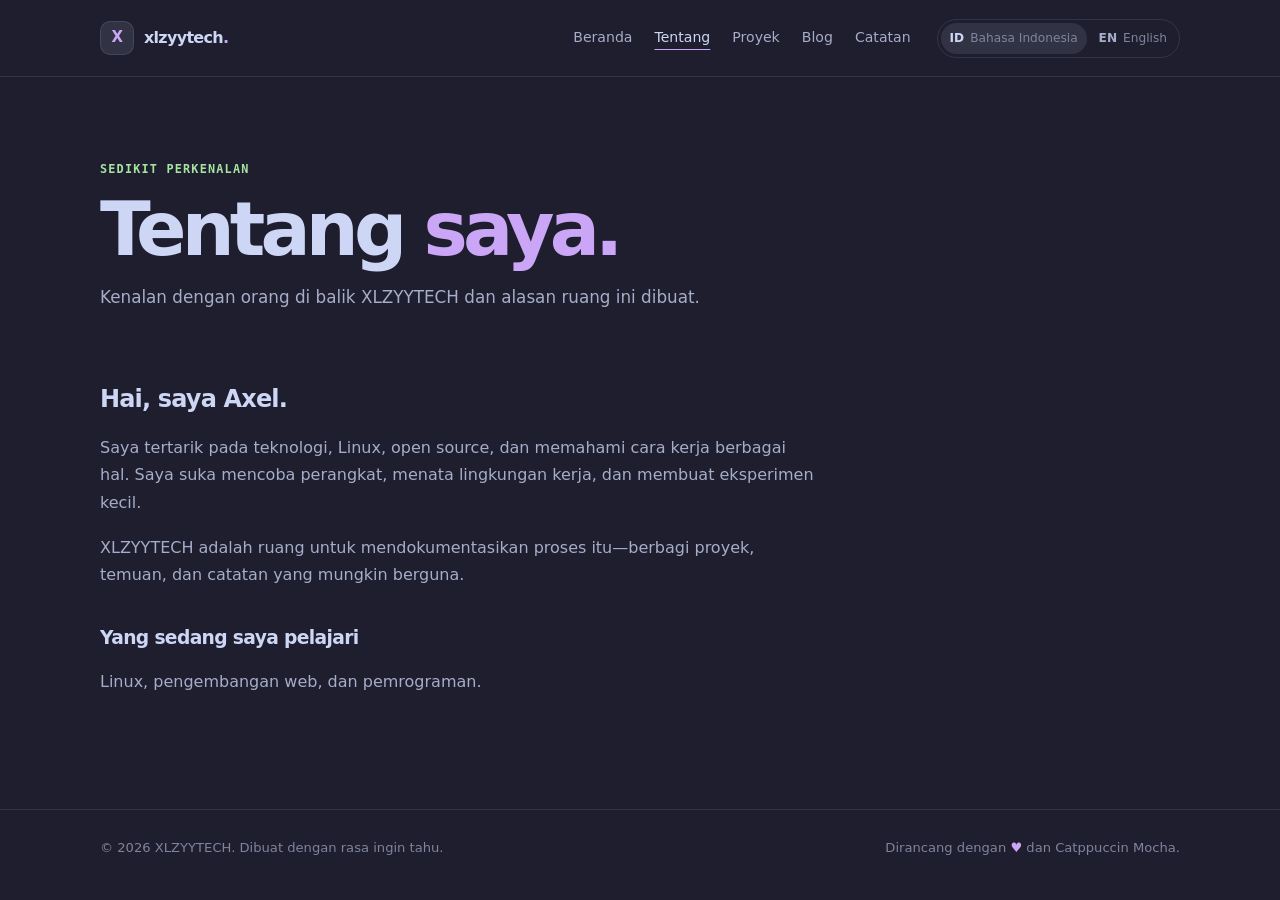
<file: id/about/index.html>
<!DOCTYPE html><html lang="id"> <head><meta charset="UTF-8"><meta name="viewport" content="width=device-width, initial-scale=1"><meta name="theme-color" content="#1e1e2e"><meta name="description" content="Tentang Axel dan minatnya pada Linux, open source, pemrograman, serta proses belajar teknologi."><link rel="icon" type="image/svg+xml" href="/favicon.svg"><link rel="canonical" href="https://xlzyytech.my.id/id/about/"><link rel="alternate" hreflang="id" href="https://xlzyytech.my.id/id/about/"><link rel="alternate" hreflang="en" href="https://xlzyytech.my.id/en/about/"><link rel="alternate" hreflang="x-default" href="https://xlzyytech.my.id/id/about/"><meta property="og:type" content="website"><meta property="og:site_name" content="XLZYYTECH"><meta property="og:title" content="Tentang — XLZYYTECH"><meta property="og:description" content="Tentang Axel dan minatnya pada Linux, open source, pemrograman, serta proses belajar teknologi."><meta property="og:url" content="https://xlzyytech.my.id/id/about/"><meta property="og:locale" content="id_ID"><meta property="og:locale:alternate" content="en_US"><meta name="twitter:card" content="summary"><meta name="twitter:title" content="Tentang — XLZYYTECH"><meta name="twitter:description" content="Tentang Axel dan minatnya pada Linux, open source, pemrograman, serta proses belajar teknologi."><script type="application/ld+json">{"@context":"https://schema.org","@type":"WebSite","name":"XLZYYTECH","url":"https://xlzyytech.my.id/id/about/","inLanguage":"id"}</script><title>Tentang — XLZYYTECH</title><link rel="stylesheet" href="/global.Cqo0b7Fx.css"></head> <body> <a class="skip-link" href="#main-content">Lewati ke konten</a> <header class="site-header"> <div class="container nav-wrap"> <a class="brand" href="/id/" aria-label="XLZYYTECH"> <span class="brand-mark" aria-hidden="true">X</span> <span>xlzyytech<span class="accent">.</span></span> </a> <button class="menu-button" type="button" aria-expanded="false" aria-controls="primary-navigation" aria-label="Buka navigasi" data-open-label="Tutup navigasi" data-closed-label="Buka navigasi"> <span>Menu</span> <span class="menu-icon" aria-hidden="true">☰</span> </button> <nav class="nav-links" id="primary-navigation" aria-label="Navigasi utama" data-open="false"> <div class="nav-pages"> <a href="/id/">Beranda</a><a href="/id/about/" aria-current="page">Tentang</a><a href="/id/projects/">Proyek</a><a href="/id/blog/">Blog</a><a href="/id/notes/">Catatan</a> </div> <div class="language-switcher" aria-label="Pilih bahasa"> <a href="/id/about/" aria-current="page" aria-label="Bahasa yang aktif: Bahasa Indonesia" lang="id"> <span class="language-code">ID</span> <span class="language-name">Bahasa Indonesia</span> </a><a href="/en/about/" aria-label="Switch language to English" lang="en"> <span class="language-code">EN</span> <span class="language-name">English</span> </a> </div> </nav> </div> </header> <script type="module">const e=document.querySelector(".menu-button"),a=document.querySelector("#primary-navigation");e?.addEventListener("click",()=>{const t=e.getAttribute("aria-expanded")==="true";e.setAttribute("aria-expanded",String(!t)),a?.setAttribute("data-open",String(!t)),e.setAttribute("aria-label",t?e.dataset.closedLabel??"Open navigation":e.dataset.openLabel??"Close navigation")});a?.addEventListener("keydown",t=>{t.key==="Escape"&&a.dataset.open==="true"&&(a.dataset.open="false",e?.setAttribute("aria-expanded","false"),e?.setAttribute("aria-label",e.dataset.closedLabel??"Open navigation"),e?.focus())});</script> <main id="main-content"> <div class="container"> <header class="page-intro"> <p class="eyebrow">Sedikit perkenalan</p> <h1>Tentang <span class="accent">saya.</span></h1> <p>Kenalan dengan orang di balik XLZYYTECH dan alasan ruang ini dibuat.</p> </header> <section class="section section-last"> <div class="prose"> <h2>Hai, saya Axel.</h2> <p>Saya tertarik pada teknologi, Linux, open source, dan memahami cara kerja berbagai hal. Saya suka mencoba perangkat, menata lingkungan kerja, dan membuat eksperimen kecil.</p> <p>XLZYYTECH adalah ruang untuk mendokumentasikan proses itu—berbagi proyek, temuan, dan catatan yang mungkin berguna.</p> <h3>Yang sedang saya pelajari</h3> <p>Linux, pengembangan web, dan pemrograman.</p> </div> </section> </div> </main> <footer class="site-footer"> <div class="container footer-inner"> <span>© 2026 XLZYYTECH. Dibuat dengan rasa ingin tahu.</span> <span>Dirancang dengan <span class="accent">♥</span> dan Catppuccin Mocha.</span> </div> </footer> </body></html>
</file>
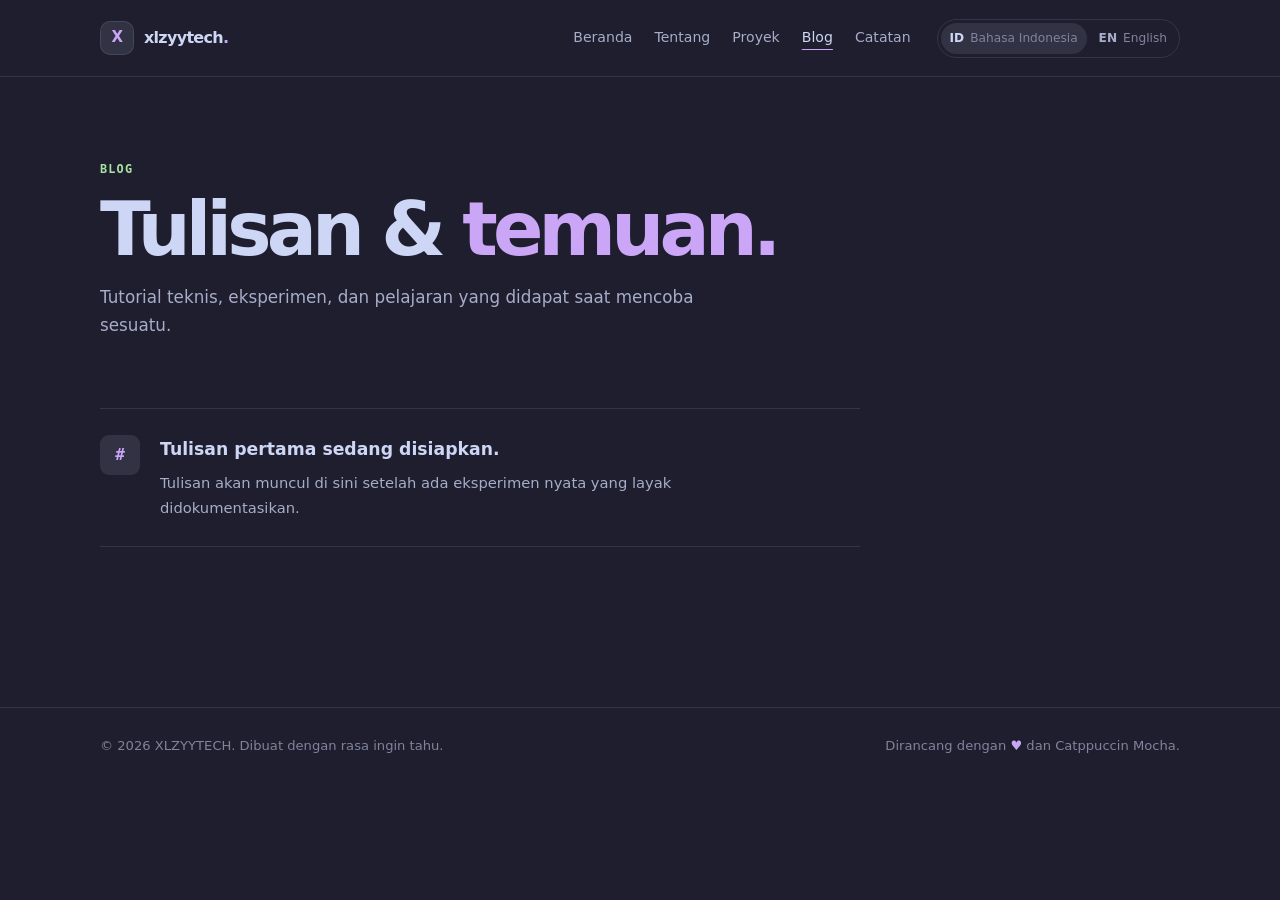
<file: id/blog/index.html>
<!DOCTYPE html><html lang="id"> <head><meta charset="UTF-8"><meta name="viewport" content="width=device-width, initial-scale=1"><meta name="theme-color" content="#1e1e2e"><meta name="description" content="Tulisan Axel tentang Linux, pemrograman, open source, dan eksperimen teknologi."><link rel="icon" type="image/svg+xml" href="/favicon.svg"><link rel="canonical" href="https://xlzyytech.my.id/id/blog/"><link rel="alternate" hreflang="id" href="https://xlzyytech.my.id/id/blog/"><link rel="alternate" hreflang="en" href="https://xlzyytech.my.id/en/blog/"><link rel="alternate" hreflang="x-default" href="https://xlzyytech.my.id/id/blog/"><meta property="og:type" content="website"><meta property="og:site_name" content="XLZYYTECH"><meta property="og:title" content="Blog — XLZYYTECH"><meta property="og:description" content="Tulisan Axel tentang Linux, pemrograman, open source, dan eksperimen teknologi."><meta property="og:url" content="https://xlzyytech.my.id/id/blog/"><meta property="og:locale" content="id_ID"><meta property="og:locale:alternate" content="en_US"><meta name="twitter:card" content="summary"><meta name="twitter:title" content="Blog — XLZYYTECH"><meta name="twitter:description" content="Tulisan Axel tentang Linux, pemrograman, open source, dan eksperimen teknologi."><script type="application/ld+json">{"@context":"https://schema.org","@type":"WebSite","name":"XLZYYTECH","url":"https://xlzyytech.my.id/id/blog/","inLanguage":"id"}</script><title>Blog — XLZYYTECH</title><link rel="stylesheet" href="/global.Cqo0b7Fx.css"></head> <body> <a class="skip-link" href="#main-content">Lewati ke konten</a> <header class="site-header"> <div class="container nav-wrap"> <a class="brand" href="/id/" aria-label="XLZYYTECH"> <span class="brand-mark" aria-hidden="true">X</span> <span>xlzyytech<span class="accent">.</span></span> </a> <button class="menu-button" type="button" aria-expanded="false" aria-controls="primary-navigation" aria-label="Buka navigasi" data-open-label="Tutup navigasi" data-closed-label="Buka navigasi"> <span>Menu</span> <span class="menu-icon" aria-hidden="true">☰</span> </button> <nav class="nav-links" id="primary-navigation" aria-label="Navigasi utama" data-open="false"> <div class="nav-pages"> <a href="/id/">Beranda</a><a href="/id/about/">Tentang</a><a href="/id/projects/">Proyek</a><a href="/id/blog/" aria-current="page">Blog</a><a href="/id/notes/">Catatan</a> </div> <div class="language-switcher" aria-label="Pilih bahasa"> <a href="/id/blog/" aria-current="page" aria-label="Bahasa yang aktif: Bahasa Indonesia" lang="id"> <span class="language-code">ID</span> <span class="language-name">Bahasa Indonesia</span> </a><a href="/en/blog/" aria-label="Switch language to English" lang="en"> <span class="language-code">EN</span> <span class="language-name">English</span> </a> </div> </nav> </div> </header> <script type="module">const e=document.querySelector(".menu-button"),a=document.querySelector("#primary-navigation");e?.addEventListener("click",()=>{const t=e.getAttribute("aria-expanded")==="true";e.setAttribute("aria-expanded",String(!t)),a?.setAttribute("data-open",String(!t)),e.setAttribute("aria-label",t?e.dataset.closedLabel??"Open navigation":e.dataset.openLabel??"Close navigation")});a?.addEventListener("keydown",t=>{t.key==="Escape"&&a.dataset.open==="true"&&(a.dataset.open="false",e?.setAttribute("aria-expanded","false"),e?.setAttribute("aria-label",e.dataset.closedLabel??"Open navigation"),e?.focus())});</script> <main id="main-content"> <div class="container"> <header class="page-intro"> <p class="eyebrow">Blog</p> <h1>Tulisan & <span class="accent">temuan.</span></h1> <p>Tutorial teknis, eksperimen, dan pelajaran yang didapat saat mencoba sesuatu.</p> </header> <section class="section section-last"> <div class="empty-state"> <span class="empty-mark" aria-hidden="true">#</span> <div> <h2>Tulisan pertama sedang disiapkan.</h2> <p>Tulisan akan muncul di sini setelah ada eksperimen nyata yang layak didokumentasikan.</p> </div> </div> </section> </div> </main> <footer class="site-footer"> <div class="container footer-inner"> <span>© 2026 XLZYYTECH. Dibuat dengan rasa ingin tahu.</span> <span>Dirancang dengan <span class="accent">♥</span> dan Catppuccin Mocha.</span> </div> </footer> </body></html>
</file>
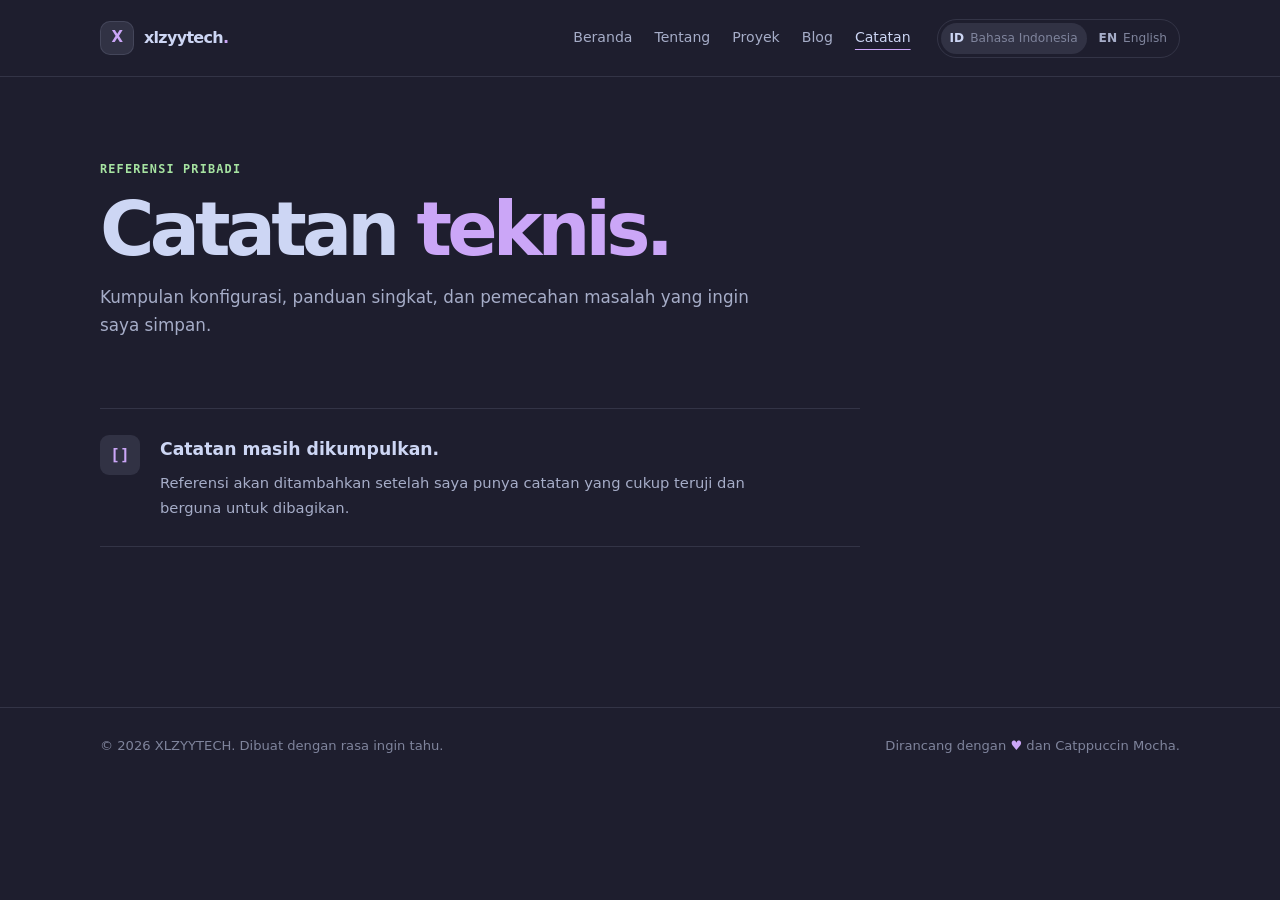
<file: id/notes/index.html>
<!DOCTYPE html><html lang="id"> <head><meta charset="UTF-8"><meta name="viewport" content="width=device-width, initial-scale=1"><meta name="theme-color" content="#1e1e2e"><meta name="description" content="Catatan teknis Axel tentang Linux, konfigurasi, command line, dan pemecahan masalah."><link rel="icon" type="image/svg+xml" href="/favicon.svg"><link rel="canonical" href="https://xlzyytech.my.id/id/notes/"><link rel="alternate" hreflang="id" href="https://xlzyytech.my.id/id/notes/"><link rel="alternate" hreflang="en" href="https://xlzyytech.my.id/en/notes/"><link rel="alternate" hreflang="x-default" href="https://xlzyytech.my.id/id/notes/"><meta property="og:type" content="website"><meta property="og:site_name" content="XLZYYTECH"><meta property="og:title" content="Catatan — XLZYYTECH"><meta property="og:description" content="Catatan teknis Axel tentang Linux, konfigurasi, command line, dan pemecahan masalah."><meta property="og:url" content="https://xlzyytech.my.id/id/notes/"><meta property="og:locale" content="id_ID"><meta property="og:locale:alternate" content="en_US"><meta name="twitter:card" content="summary"><meta name="twitter:title" content="Catatan — XLZYYTECH"><meta name="twitter:description" content="Catatan teknis Axel tentang Linux, konfigurasi, command line, dan pemecahan masalah."><script type="application/ld+json">{"@context":"https://schema.org","@type":"WebSite","name":"XLZYYTECH","url":"https://xlzyytech.my.id/id/notes/","inLanguage":"id"}</script><title>Catatan — XLZYYTECH</title><link rel="stylesheet" href="/global.Cqo0b7Fx.css"></head> <body> <a class="skip-link" href="#main-content">Lewati ke konten</a> <header class="site-header"> <div class="container nav-wrap"> <a class="brand" href="/id/" aria-label="XLZYYTECH"> <span class="brand-mark" aria-hidden="true">X</span> <span>xlzyytech<span class="accent">.</span></span> </a> <button class="menu-button" type="button" aria-expanded="false" aria-controls="primary-navigation" aria-label="Buka navigasi" data-open-label="Tutup navigasi" data-closed-label="Buka navigasi"> <span>Menu</span> <span class="menu-icon" aria-hidden="true">☰</span> </button> <nav class="nav-links" id="primary-navigation" aria-label="Navigasi utama" data-open="false"> <div class="nav-pages"> <a href="/id/">Beranda</a><a href="/id/about/">Tentang</a><a href="/id/projects/">Proyek</a><a href="/id/blog/">Blog</a><a href="/id/notes/" aria-current="page">Catatan</a> </div> <div class="language-switcher" aria-label="Pilih bahasa"> <a href="/id/notes/" aria-current="page" aria-label="Bahasa yang aktif: Bahasa Indonesia" lang="id"> <span class="language-code">ID</span> <span class="language-name">Bahasa Indonesia</span> </a><a href="/en/notes/" aria-label="Switch language to English" lang="en"> <span class="language-code">EN</span> <span class="language-name">English</span> </a> </div> </nav> </div> </header> <script type="module">const e=document.querySelector(".menu-button"),a=document.querySelector("#primary-navigation");e?.addEventListener("click",()=>{const t=e.getAttribute("aria-expanded")==="true";e.setAttribute("aria-expanded",String(!t)),a?.setAttribute("data-open",String(!t)),e.setAttribute("aria-label",t?e.dataset.closedLabel??"Open navigation":e.dataset.openLabel??"Close navigation")});a?.addEventListener("keydown",t=>{t.key==="Escape"&&a.dataset.open==="true"&&(a.dataset.open="false",e?.setAttribute("aria-expanded","false"),e?.setAttribute("aria-label",e.dataset.closedLabel??"Open navigation"),e?.focus())});</script> <main id="main-content"> <div class="container"> <header class="page-intro"> <p class="eyebrow">Referensi pribadi</p> <h1>Catatan <span class="accent">teknis.</span></h1> <p>Kumpulan konfigurasi, panduan singkat, dan pemecahan masalah yang ingin saya simpan.</p> </header> <section class="section section-last"> <div class="empty-state"> <span class="empty-mark" aria-hidden="true">[]</span> <div> <h2>Catatan masih dikumpulkan.</h2> <p>Referensi akan ditambahkan setelah saya punya catatan yang cukup teruji dan berguna untuk dibagikan.</p> </div> </div> </section> </div> </main> <footer class="site-footer"> <div class="container footer-inner"> <span>© 2026 XLZYYTECH. Dibuat dengan rasa ingin tahu.</span> <span>Dirancang dengan <span class="accent">♥</span> dan Catppuccin Mocha.</span> </div> </footer> </body></html>
</file>
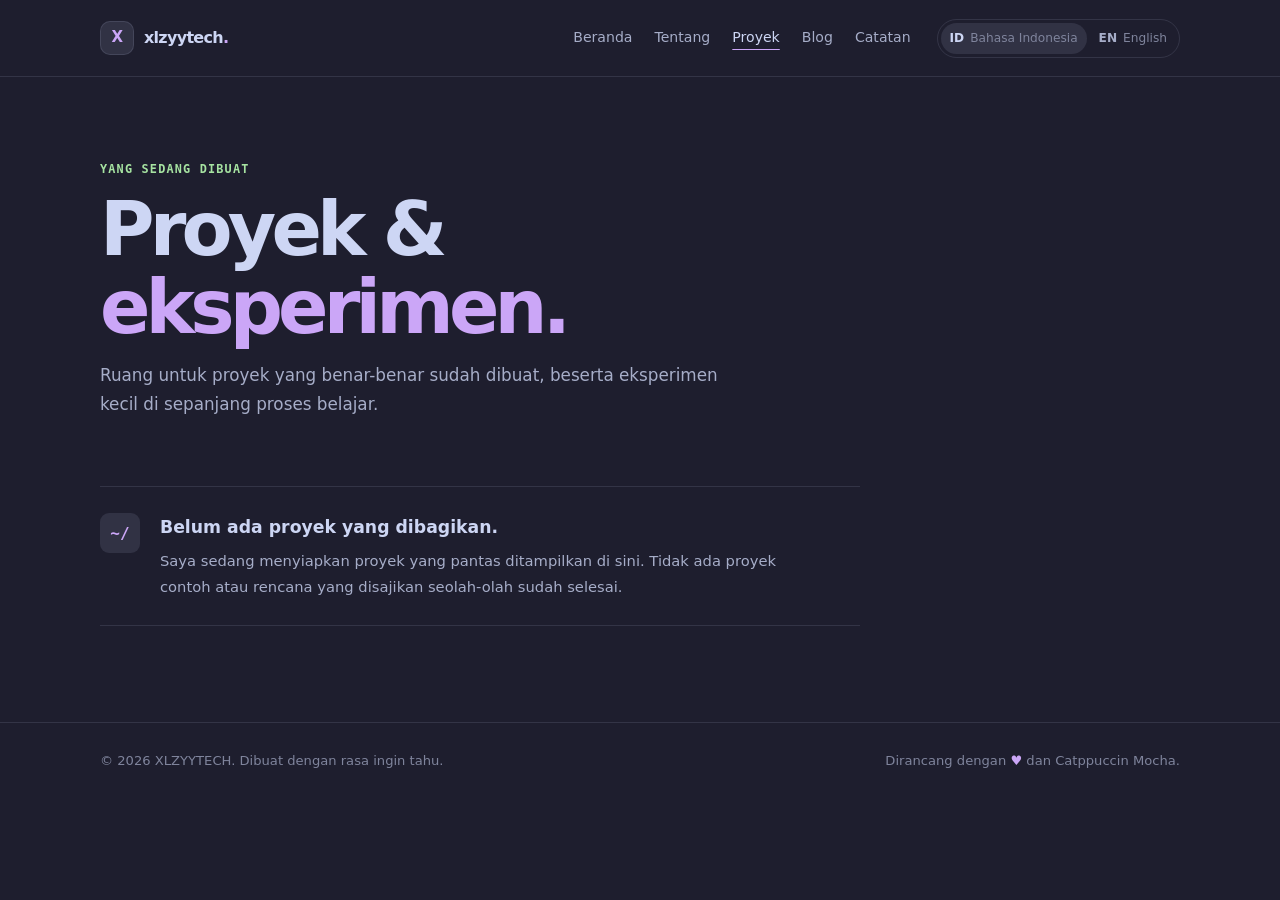
<file: id/projects/index.html>
<!DOCTYPE html><html lang="id"> <head><meta charset="UTF-8"><meta name="viewport" content="width=device-width, initial-scale=1"><meta name="theme-color" content="#1e1e2e"><meta name="description" content="Proyek dan eksperimen teknologi Axel. Daftar ini akan diisi saat ada proyek yang siap dibagikan."><link rel="icon" type="image/svg+xml" href="/favicon.svg"><link rel="canonical" href="https://xlzyytech.my.id/id/projects/"><link rel="alternate" hreflang="id" href="https://xlzyytech.my.id/id/projects/"><link rel="alternate" hreflang="en" href="https://xlzyytech.my.id/en/projects/"><link rel="alternate" hreflang="x-default" href="https://xlzyytech.my.id/id/projects/"><meta property="og:type" content="website"><meta property="og:site_name" content="XLZYYTECH"><meta property="og:title" content="Proyek — XLZYYTECH"><meta property="og:description" content="Proyek dan eksperimen teknologi Axel. Daftar ini akan diisi saat ada proyek yang siap dibagikan."><meta property="og:url" content="https://xlzyytech.my.id/id/projects/"><meta property="og:locale" content="id_ID"><meta property="og:locale:alternate" content="en_US"><meta name="twitter:card" content="summary"><meta name="twitter:title" content="Proyek — XLZYYTECH"><meta name="twitter:description" content="Proyek dan eksperimen teknologi Axel. Daftar ini akan diisi saat ada proyek yang siap dibagikan."><script type="application/ld+json">{"@context":"https://schema.org","@type":"WebSite","name":"XLZYYTECH","url":"https://xlzyytech.my.id/id/projects/","inLanguage":"id"}</script><title>Proyek — XLZYYTECH</title><link rel="stylesheet" href="/global.Cqo0b7Fx.css"></head> <body> <a class="skip-link" href="#main-content">Lewati ke konten</a> <header class="site-header"> <div class="container nav-wrap"> <a class="brand" href="/id/" aria-label="XLZYYTECH"> <span class="brand-mark" aria-hidden="true">X</span> <span>xlzyytech<span class="accent">.</span></span> </a> <button class="menu-button" type="button" aria-expanded="false" aria-controls="primary-navigation" aria-label="Buka navigasi" data-open-label="Tutup navigasi" data-closed-label="Buka navigasi"> <span>Menu</span> <span class="menu-icon" aria-hidden="true">☰</span> </button> <nav class="nav-links" id="primary-navigation" aria-label="Navigasi utama" data-open="false"> <div class="nav-pages"> <a href="/id/">Beranda</a><a href="/id/about/">Tentang</a><a href="/id/projects/" aria-current="page">Proyek</a><a href="/id/blog/">Blog</a><a href="/id/notes/">Catatan</a> </div> <div class="language-switcher" aria-label="Pilih bahasa"> <a href="/id/projects/" aria-current="page" aria-label="Bahasa yang aktif: Bahasa Indonesia" lang="id"> <span class="language-code">ID</span> <span class="language-name">Bahasa Indonesia</span> </a><a href="/en/projects/" aria-label="Switch language to English" lang="en"> <span class="language-code">EN</span> <span class="language-name">English</span> </a> </div> </nav> </div> </header> <script type="module">const e=document.querySelector(".menu-button"),a=document.querySelector("#primary-navigation");e?.addEventListener("click",()=>{const t=e.getAttribute("aria-expanded")==="true";e.setAttribute("aria-expanded",String(!t)),a?.setAttribute("data-open",String(!t)),e.setAttribute("aria-label",t?e.dataset.closedLabel??"Open navigation":e.dataset.openLabel??"Close navigation")});a?.addEventListener("keydown",t=>{t.key==="Escape"&&a.dataset.open==="true"&&(a.dataset.open="false",e?.setAttribute("aria-expanded","false"),e?.setAttribute("aria-label",e.dataset.closedLabel??"Open navigation"),e?.focus())});</script> <main id="main-content"> <div class="container"> <header class="page-intro"> <p class="eyebrow">Yang sedang dibuat</p> <h1>Proyek & <span class="accent">eksperimen.</span></h1> <p>Ruang untuk proyek yang benar-benar sudah dibuat, beserta eksperimen kecil di sepanjang proses belajar.</p> </header> <section class="section section-last"> <div class="empty-state"> <span class="empty-mark" aria-hidden="true">~/</span> <div> <h2>Belum ada proyek yang dibagikan.</h2> <p>Saya sedang menyiapkan proyek yang pantas ditampilkan di sini. Tidak ada proyek contoh atau rencana yang disajikan seolah-olah sudah selesai.</p> </div> </div> </section> </div> </main> <footer class="site-footer"> <div class="container footer-inner"> <span>© 2026 XLZYYTECH. Dibuat dengan rasa ingin tahu.</span> <span>Dirancang dengan <span class="accent">♥</span> dan Catppuccin Mocha.</span> </div> </footer> </body></html>
</file>
<file: global.Cqo0b7Fx.css>
:root{color-scheme:dark;--base: #1e1e2e;--mantle: #181825;--crust: #11111b;--surface-0: #313244;--surface-1: #45475a;--text: #cdd6f4;--subtext: #a6adc8;--muted: #7f849c;--mauve: #cba6f7;--blue: #89b4fa;--green: #a6e3a1;--peach: #fab387;--red: #f38ba8;--border: rgba(205, 214, 244, .12);font-family:Inter,ui-sans-serif,system-ui,-apple-system,BlinkMacSystemFont,Segoe UI,sans-serif;font-synthesis:none;text-rendering:optimizeLegibility}*{box-sizing:border-box}html{scroll-behavior:smooth}body{margin:0;min-width:320px;background:var(--base);color:var(--text);line-height:1.7}a{color:inherit;text-decoration:none}a:hover{color:var(--mauve)}button,a{-webkit-tap-highlight-color:transparent}:focus-visible{outline:2px solid var(--mauve);outline-offset:4px}::selection{background:#cba6f747;color:var(--text)}.container{width:min(1080px,calc(100% - 48px));margin-inline:auto}.skip-link{position:fixed;top:8px;left:8px;z-index:20;padding:9px 14px;transform:translateY(-160%);border-radius:8px;background:var(--mauve);color:var(--crust);font-weight:700}.skip-link:focus{transform:translateY(0)}.site-header{position:sticky;top:0;z-index:10;background:var(--base);border-bottom:1px solid var(--border)}.error-nav{min-height:76px;display:flex;align-items:center;justify-content:space-between;gap:20px}.error-page{min-height:72vh;display:flex;flex-direction:column;align-items:flex-start;justify-content:center;padding-top:40px;padding-bottom:90px}.error-page h1{margin:14px 0;font-size:clamp(2.6rem,6.5vw,4.65rem);line-height:1.05;letter-spacing:-.065em}.error-page>p:not(.eyebrow){max-width:620px;color:var(--subtext)}.nav-wrap{min-height:76px;display:flex;align-items:center;justify-content:space-between;gap:24px}.brand{display:inline-flex;align-items:center;gap:10px;font-weight:780;letter-spacing:-.045em}.brand-mark{display:grid;place-items:center;width:34px;height:34px;border:1px solid var(--border);border-radius:10px;background:var(--surface-0);color:var(--mauve);font-size:15px}.nav-links,.nav-pages{display:flex;align-items:center}.nav-links{gap:26px;color:var(--subtext);font-size:.88rem}.nav-pages{gap:22px}.nav-links a[aria-current=page]{color:var(--text)}.nav-pages a[aria-current=page]{text-decoration:underline;text-decoration-color:var(--mauve);text-underline-offset:7px}.language-switcher{display:inline-flex;align-items:center;gap:3px;padding:3px;border:1px solid var(--border);border-radius:999px}.language-switcher a{display:inline-flex;align-items:center;gap:6px;min-height:31px;padding:4px 9px;border-radius:999px;color:var(--subtext);font-size:.76rem}.language-switcher a[aria-current=page]{background:var(--surface-0);color:var(--text)}.language-code{font-weight:750}.language-name{color:var(--muted)}.menu-button{display:none;border:1px solid var(--border);background:var(--surface-0);color:var(--text);border-radius:9px;padding:8px 11px;font:inherit}main{min-height:70vh}.hero{padding:clamp(86px,13vw,150px) 0 94px}.eyebrow{margin:0;color:var(--green);font:600 .74rem/1.5 ui-monospace,SFMono-Regular,Menlo,monospace;letter-spacing:.1em;text-transform:uppercase}.status-dot{display:inline-block;width:7px;height:7px;margin-right:10px;border-radius:50%;background:var(--green);vertical-align:1px}.hero h1{max-width:850px;margin:20px 0 18px;font-size:clamp(2.8rem,7.3vw,5.8rem);line-height:1.04;letter-spacing:-.07em}.accent{color:var(--mauve)}.lead{max-width:640px;margin:0;color:var(--subtext);font-size:clamp(1.05rem,2vw,1.2rem)}.actions{display:flex;flex-wrap:wrap;align-items:center;gap:12px;margin-top:30px}.button{display:inline-flex;align-items:center;justify-content:center;gap:10px;min-height:46px;padding:10px 17px;border:1px solid var(--border);border-radius:10px;font-weight:650;font-size:.9rem;transition:transform .18s ease,border-color .18s ease}.button:hover{transform:translateY(-2px);border-color:var(--mauve)}.button-primary{background:var(--mauve);color:var(--crust);border-color:var(--mauve)}.button-primary:hover{color:var(--crust)}.section{padding:28px 0 84px}.section-last{padding-bottom:96px}.section-heading{display:flex;align-items:end;justify-content:space-between;gap:20px;margin-bottom:24px}.section-heading h2,.writing-panel h2{margin:8px 0 0;font-size:clamp(1.55rem,3vw,2.15rem);letter-spacing:-.045em;line-height:1.2}.grid{display:grid;grid-template-columns:repeat(3,minmax(0,1fr));gap:16px}.card{min-height:190px;padding:24px;border:1px solid var(--border);border-radius:13px;background:var(--mantle)}.card h3{margin:0 0 9px;font-size:1.05rem;letter-spacing:-.02em}.card p{margin:0;color:var(--subtext);font-size:.92rem}.tag-row{display:flex;flex-wrap:wrap;gap:7px;margin-top:20px}.tag{padding:3px 8px;border:1px solid var(--border);border-radius:999px;color:var(--muted);font-size:.72rem}.writing-panel{display:flex;align-items:end;justify-content:space-between;gap:28px;padding:30px;border:1px solid var(--border);border-radius:13px;background:var(--mantle)}.writing-panel p:not(.eyebrow){max-width:520px;margin:12px 0 0;color:var(--subtext)}.writing-panel .actions{margin:0}.text-link{display:inline-flex;align-items:center;gap:8px;font-size:.88rem;font-weight:650;white-space:nowrap}.page-intro{max-width:780px;padding:84px 0 40px}.page-intro h1{margin:12px 0 14px;font-size:clamp(2.6rem,6.5vw,4.65rem);line-height:1.05;letter-spacing:-.065em}.page-intro>p:last-child{max-width:660px;margin:0;color:var(--subtext);font-size:1.05rem}.prose{max-width:720px;color:var(--subtext)}.prose h2,.prose h3{margin:0 0 14px;color:var(--text);letter-spacing:-.035em}.prose h3{margin-top:34px}.prose p{margin:0 0 18px}.empty-state{display:flex;align-items:flex-start;gap:20px;max-width:760px;padding:26px 0;border-top:1px solid var(--border);border-bottom:1px solid var(--border)}.empty-mark{display:grid;flex:0 0 40px;place-items:center;width:40px;height:40px;border-radius:9px;background:var(--surface-0);color:var(--mauve);font:700 1rem ui-monospace,monospace}.empty-state h2{margin:0 0 6px;font-size:1.08rem}.empty-state p{max-width:620px;margin:0;color:var(--subtext);font-size:.92rem}.post-list{max-width:820px}.post-row{display:grid;grid-template-columns:130px minmax(0,1fr) 24px;align-items:start;gap:20px;padding:23px 0;border-top:1px solid var(--border)}.post-row:last-child{border-bottom:1px solid var(--border)}.post-date{margin:3px 0 0;color:var(--muted);font-size:.8rem}.post-row h2{margin:0 0 7px;font-size:1.13rem;letter-spacing:-.025em}.post-row p:not(.post-date){margin:0;color:var(--subtext);font-size:.9rem}.post-row .tag-row{margin-top:12px}.post-arrow{color:var(--muted);text-align:right}.back-link{display:inline-block;margin-bottom:24px;color:var(--subtext);font-size:.87rem}.article-header{max-width:780px;padding-bottom:38px}.article-description{max-width:650px!important}.article-meta{display:flex;align-items:center;gap:9px;margin-top:20px;color:var(--muted);font-size:.82rem}.article-content{padding-bottom:100px}.article-content h2,.article-content h3{margin-top:2em}.article-content p,.article-content li{color:var(--subtext)}.article-content a{color:var(--blue);text-decoration:underline;text-underline-offset:3px}.article-content pre{overflow-x:auto;padding:18px;border:1px solid var(--border);border-radius:10px;background:var(--mantle)}.site-footer{padding:27px 0;border-top:1px solid var(--border);color:var(--muted);font-size:.82rem}.footer-inner{display:flex;justify-content:space-between;gap:12px 24px;flex-wrap:wrap}code{color:var(--green);font-family:ui-monospace,SFMono-Regular,Menlo,monospace}@media(max-width:820px){.nav-wrap{min-height:68px}.menu-button{display:inline-flex;align-items:center;gap:8px}.menu-icon{color:var(--subtext)}.nav-links{display:none;position:absolute;top:67px;left:0;right:0;padding:20px 24px 24px;background:var(--mantle);border-bottom:1px solid var(--border);flex-direction:column;align-items:stretch;gap:20px}.nav-links[data-open=true]{display:flex}.nav-pages{flex-direction:column;align-items:flex-start;gap:14px}.language-switcher{align-self:flex-start}.grid{grid-template-columns:1fr}.card{min-height:auto}.writing-panel{align-items:flex-start;flex-direction:column}.post-row{grid-template-columns:minmax(0,1fr) 24px;gap:7px 12px}.post-date{grid-column:1;grid-row:1}.post-row>div{grid-column:1;grid-row:2}.post-arrow{grid-column:2;grid-row:2}}@media(max-width:520px){.container{width:min(100% - 36px,1080px)}.hero{padding-top:84px}.hero h1{font-size:clamp(2.65rem,13vw,4rem)}.page-intro{padding-top:68px}.page-intro h1{font-size:clamp(2.5rem,12vw,3.8rem)}.writing-panel{padding:23px}.writing-panel .actions{align-items:flex-start;flex-direction:column;gap:15px}}@media(prefers-reduced-motion:reduce){*,*:before,*:after{scroll-behavior:auto!important;transition-duration:.01ms!important;animation-duration:.01ms!important}}
</file>
